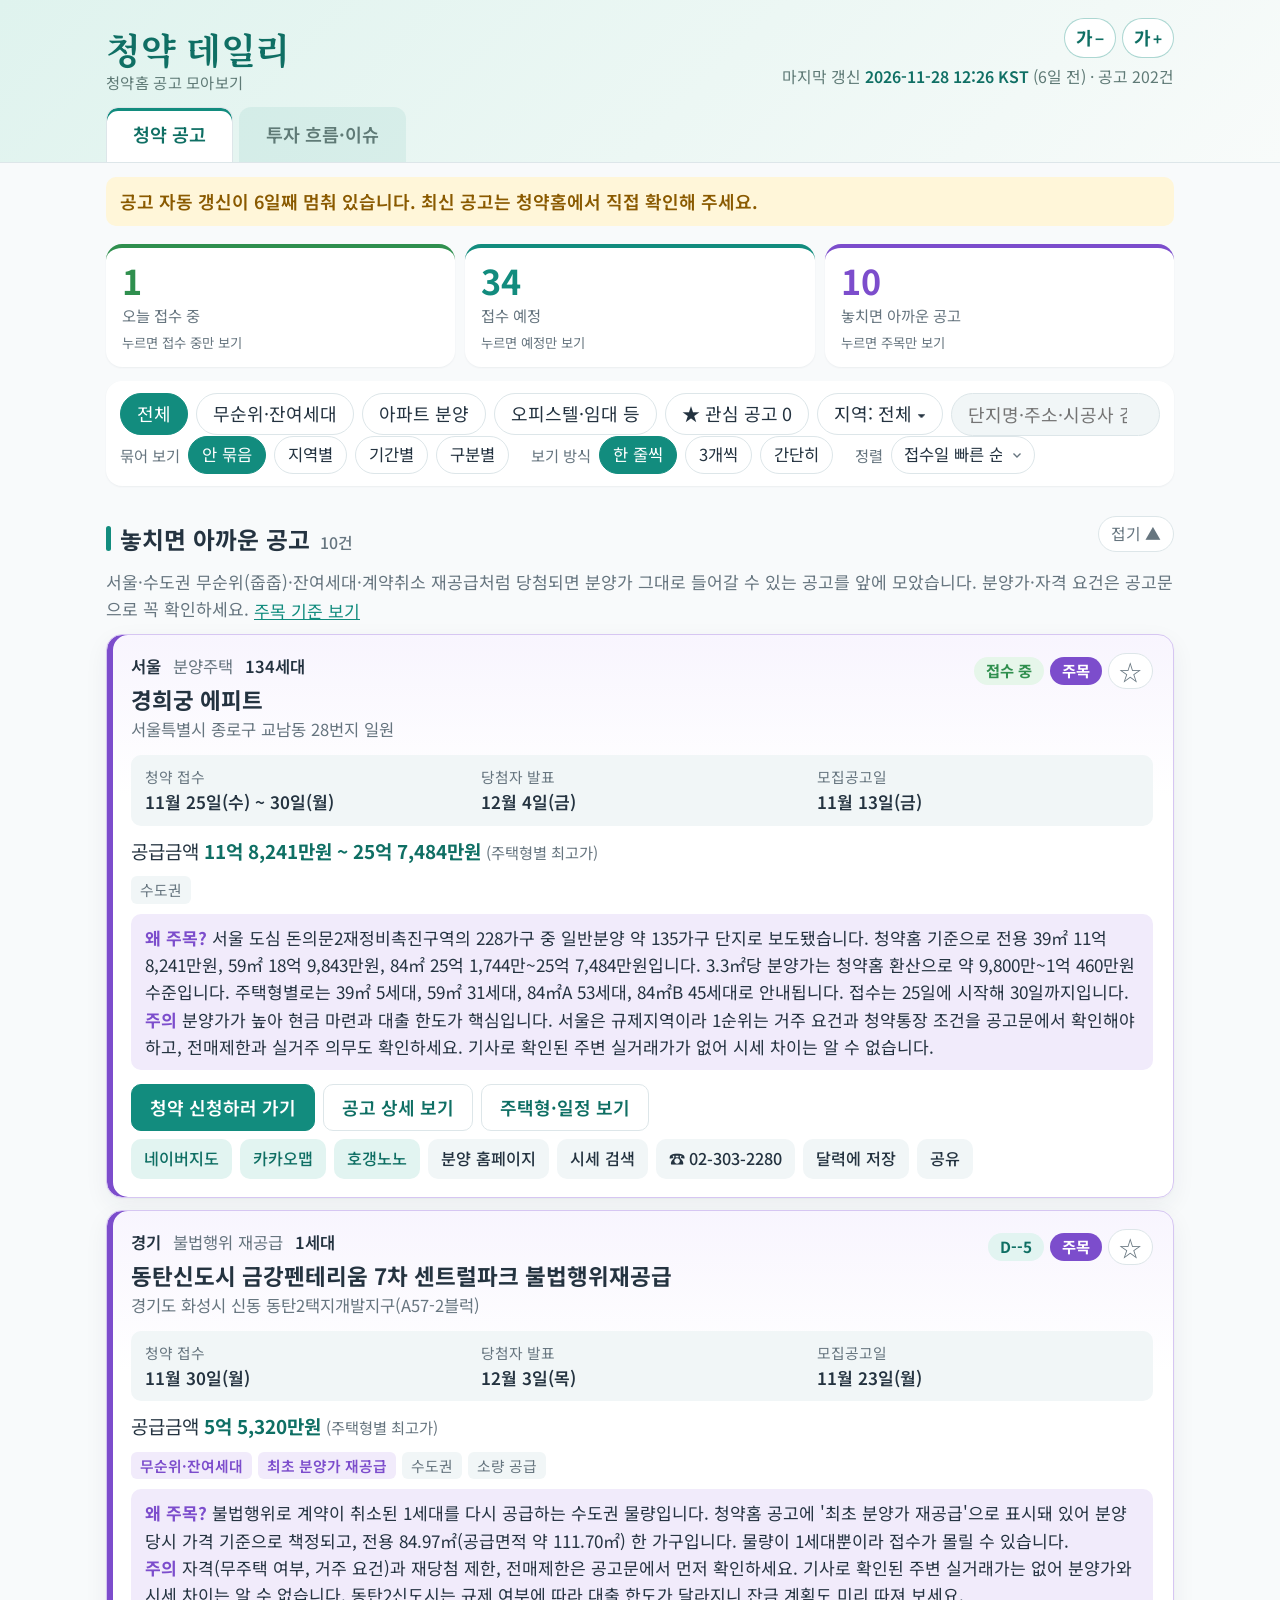
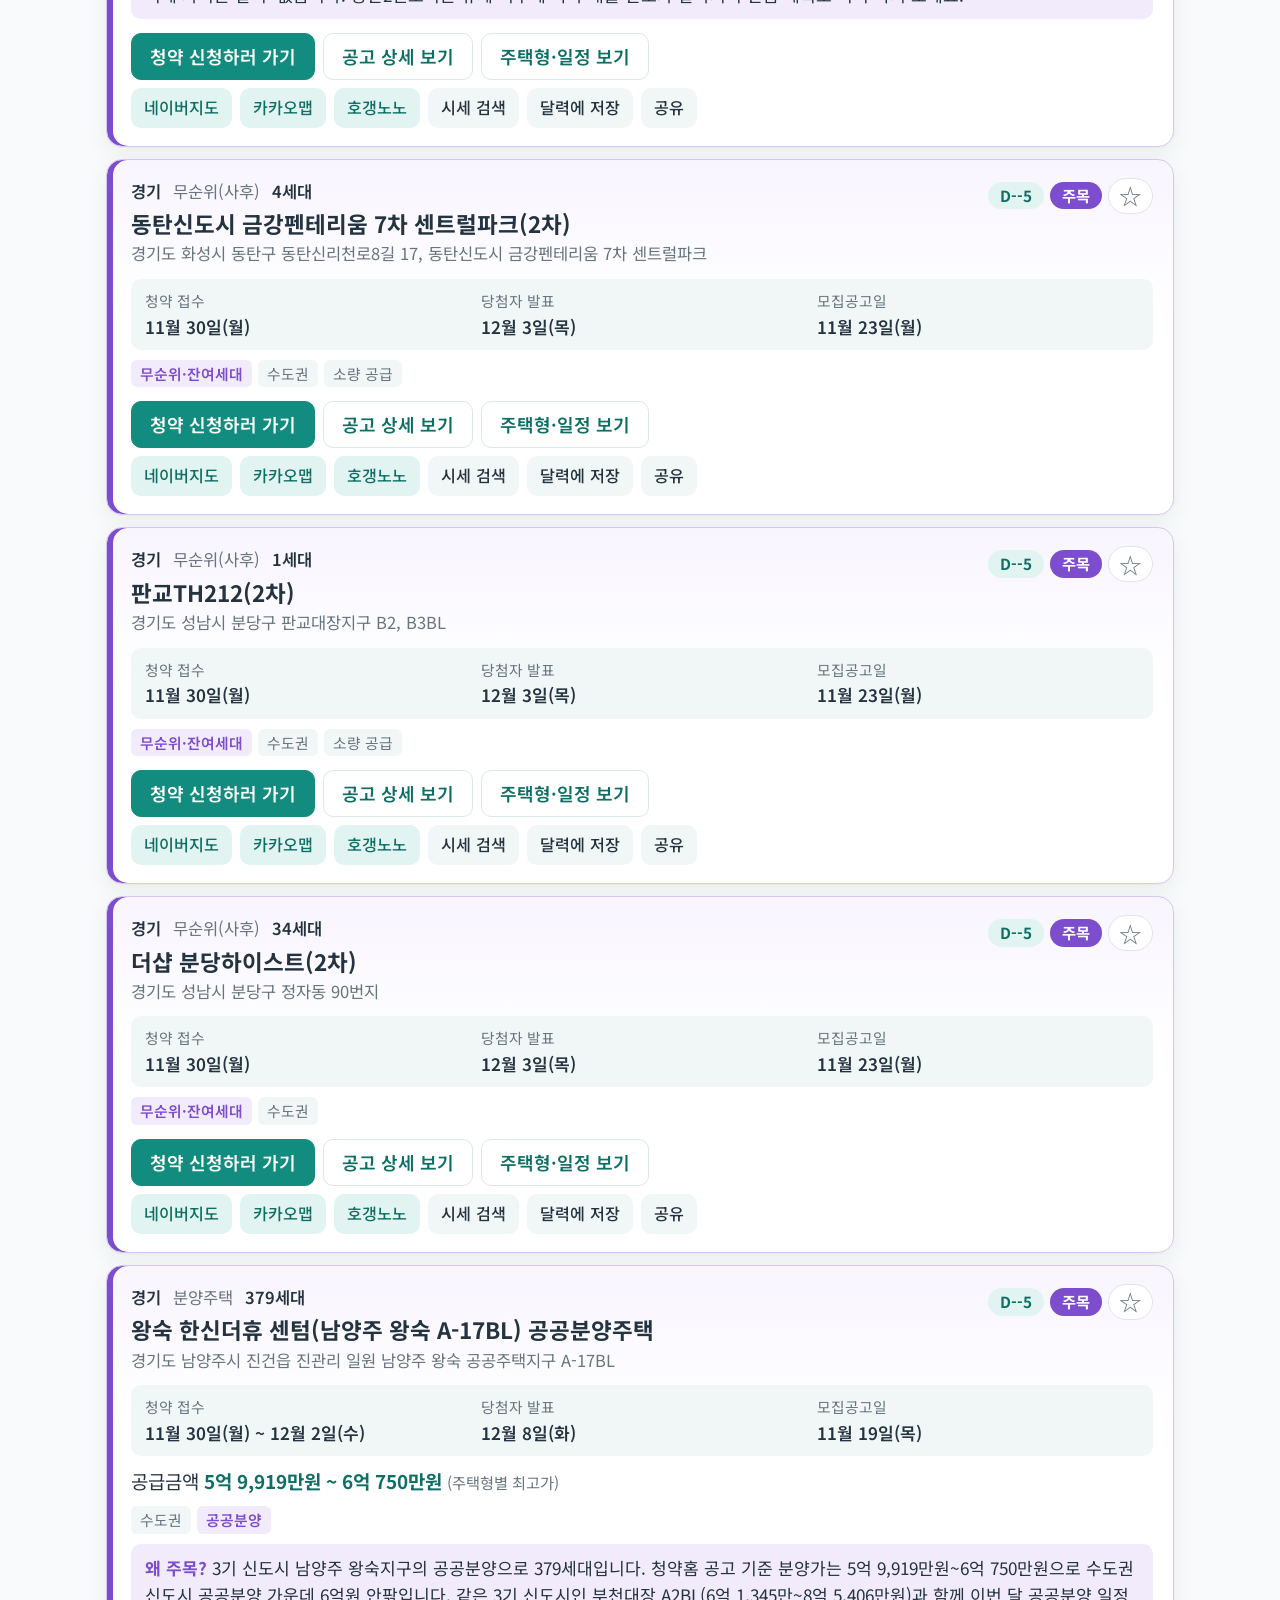
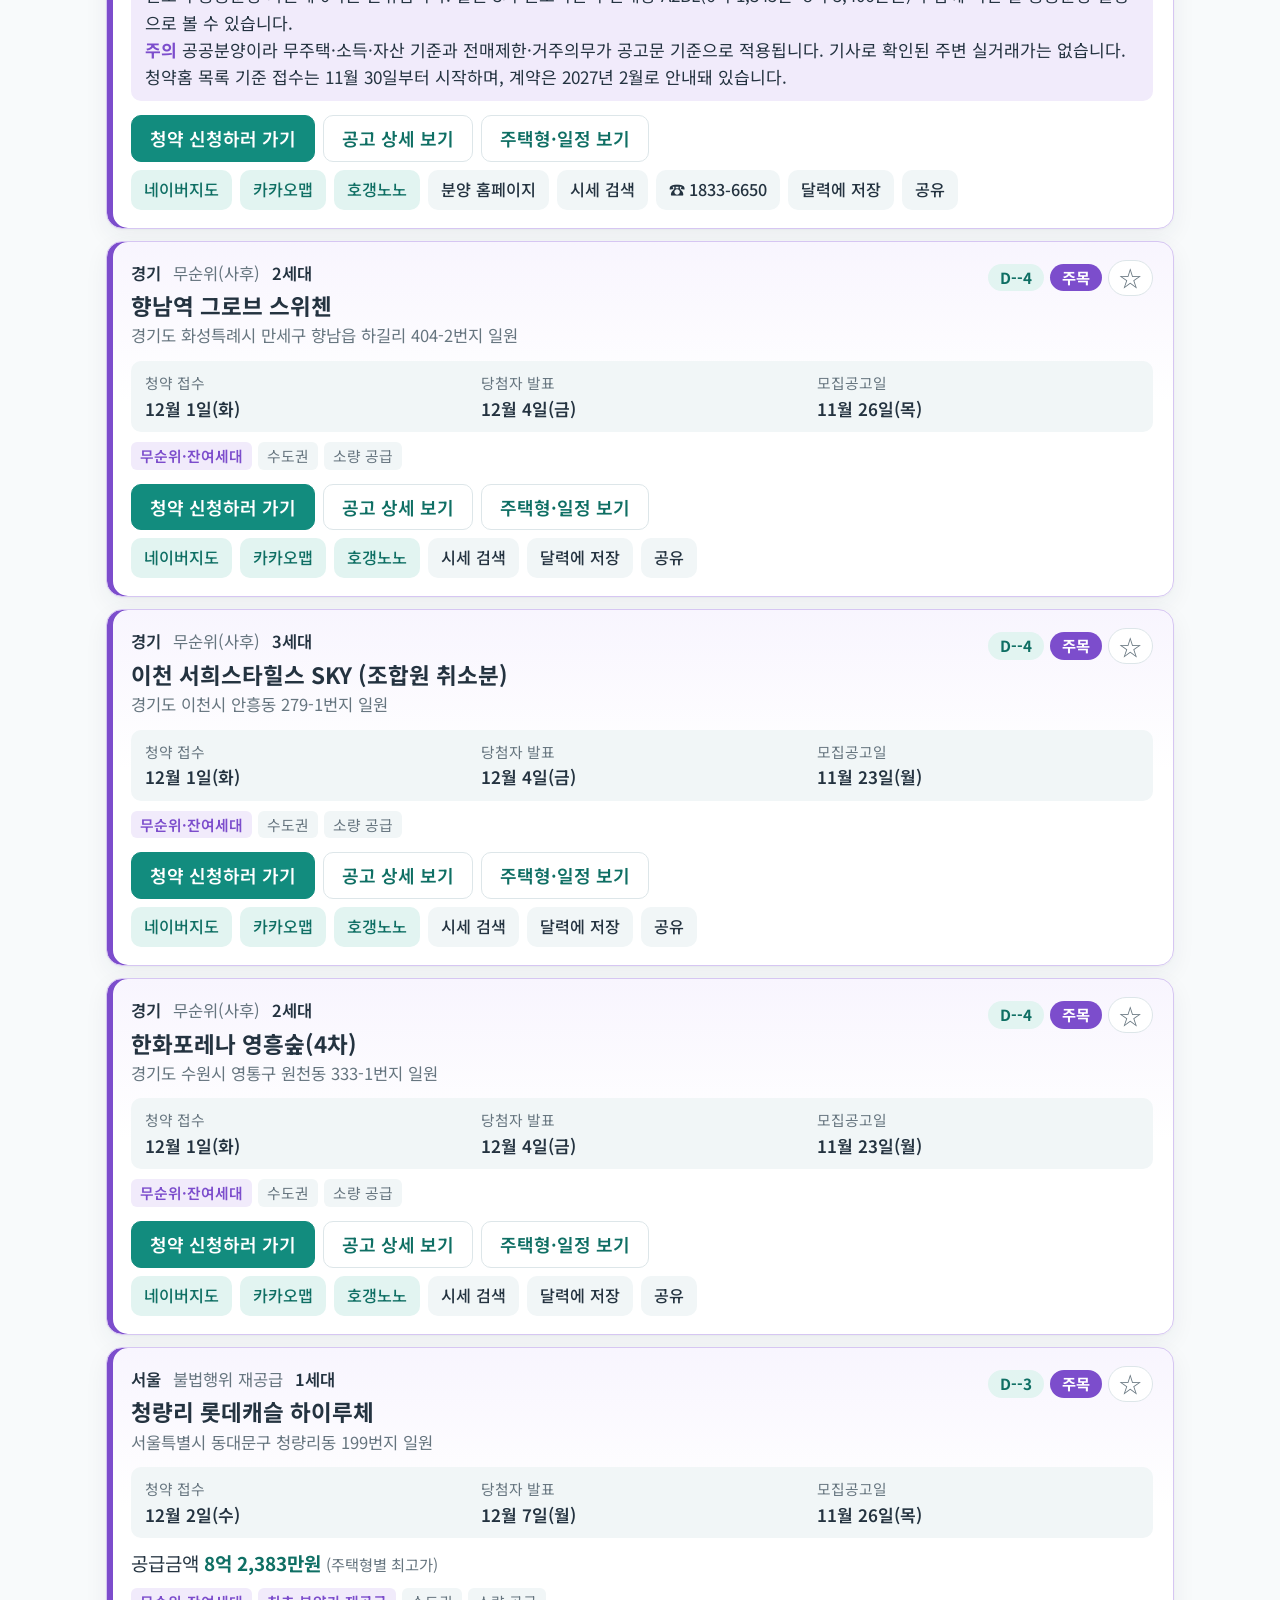
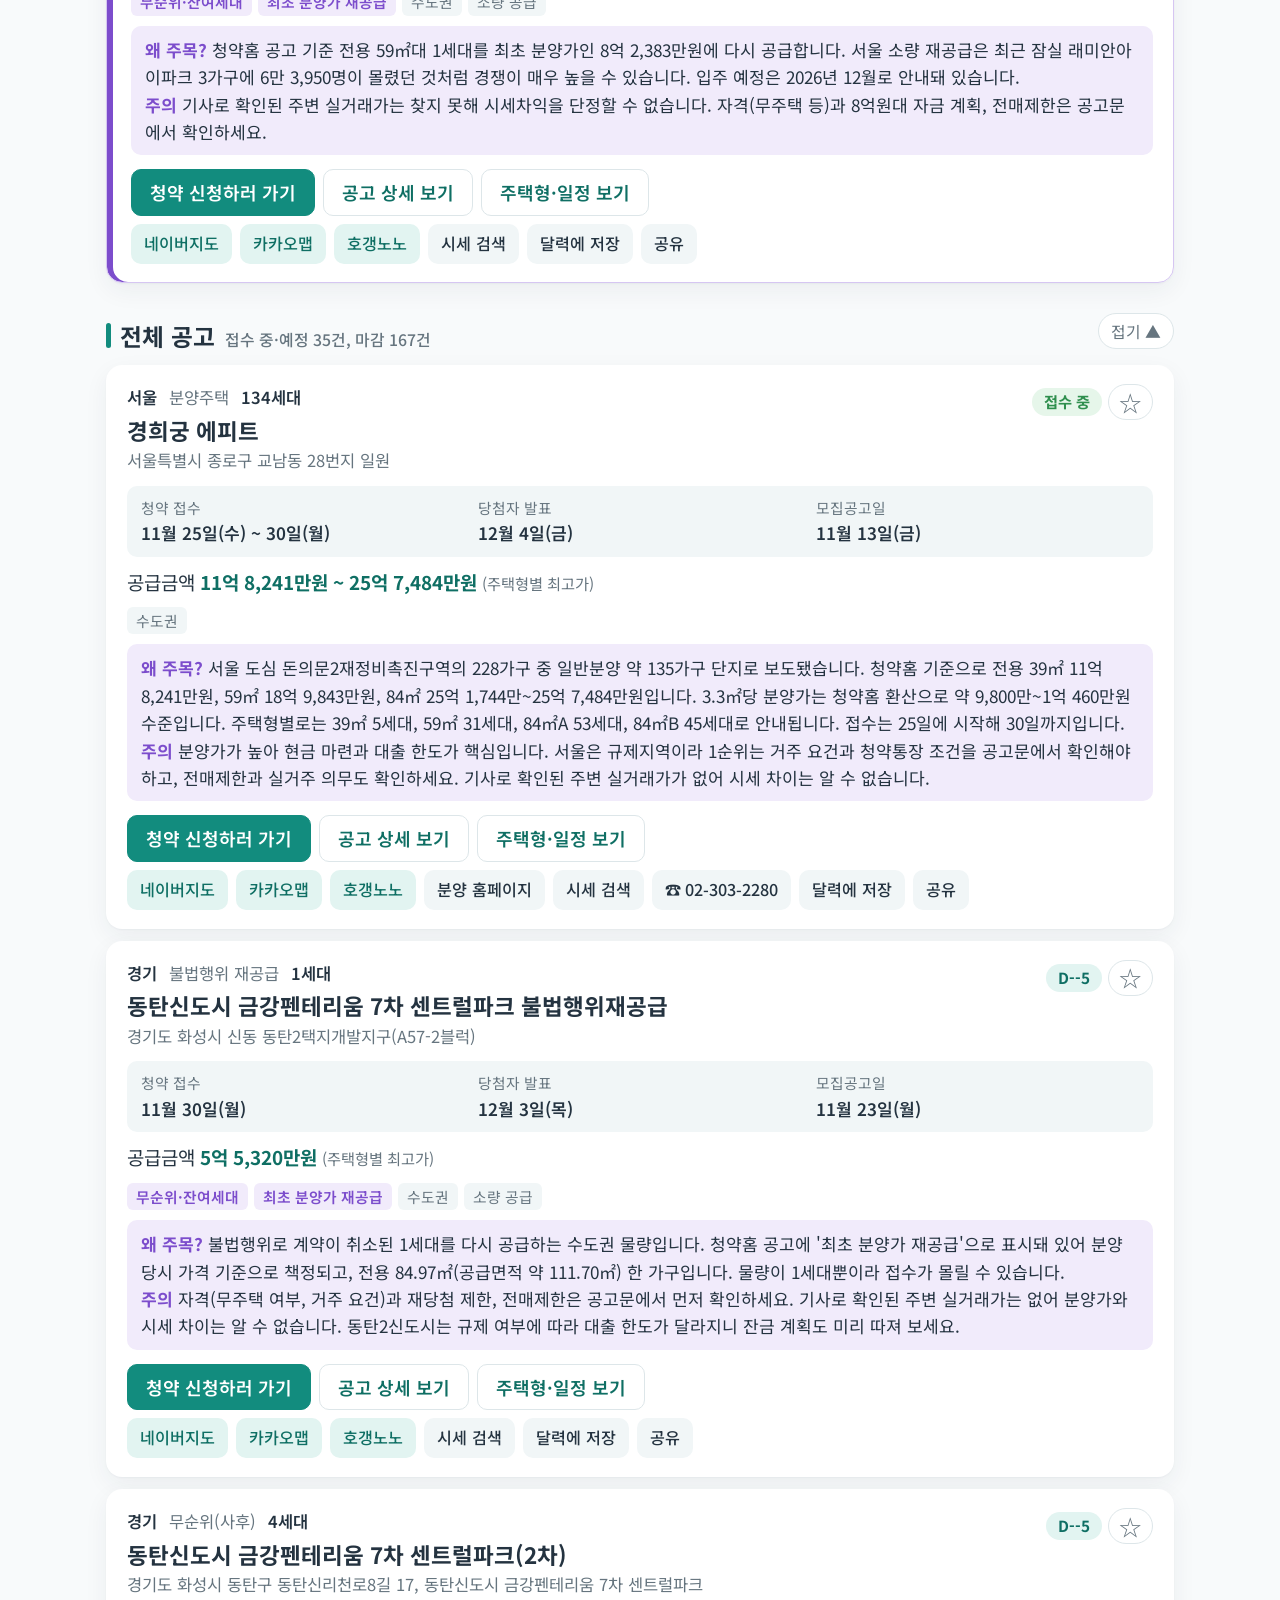
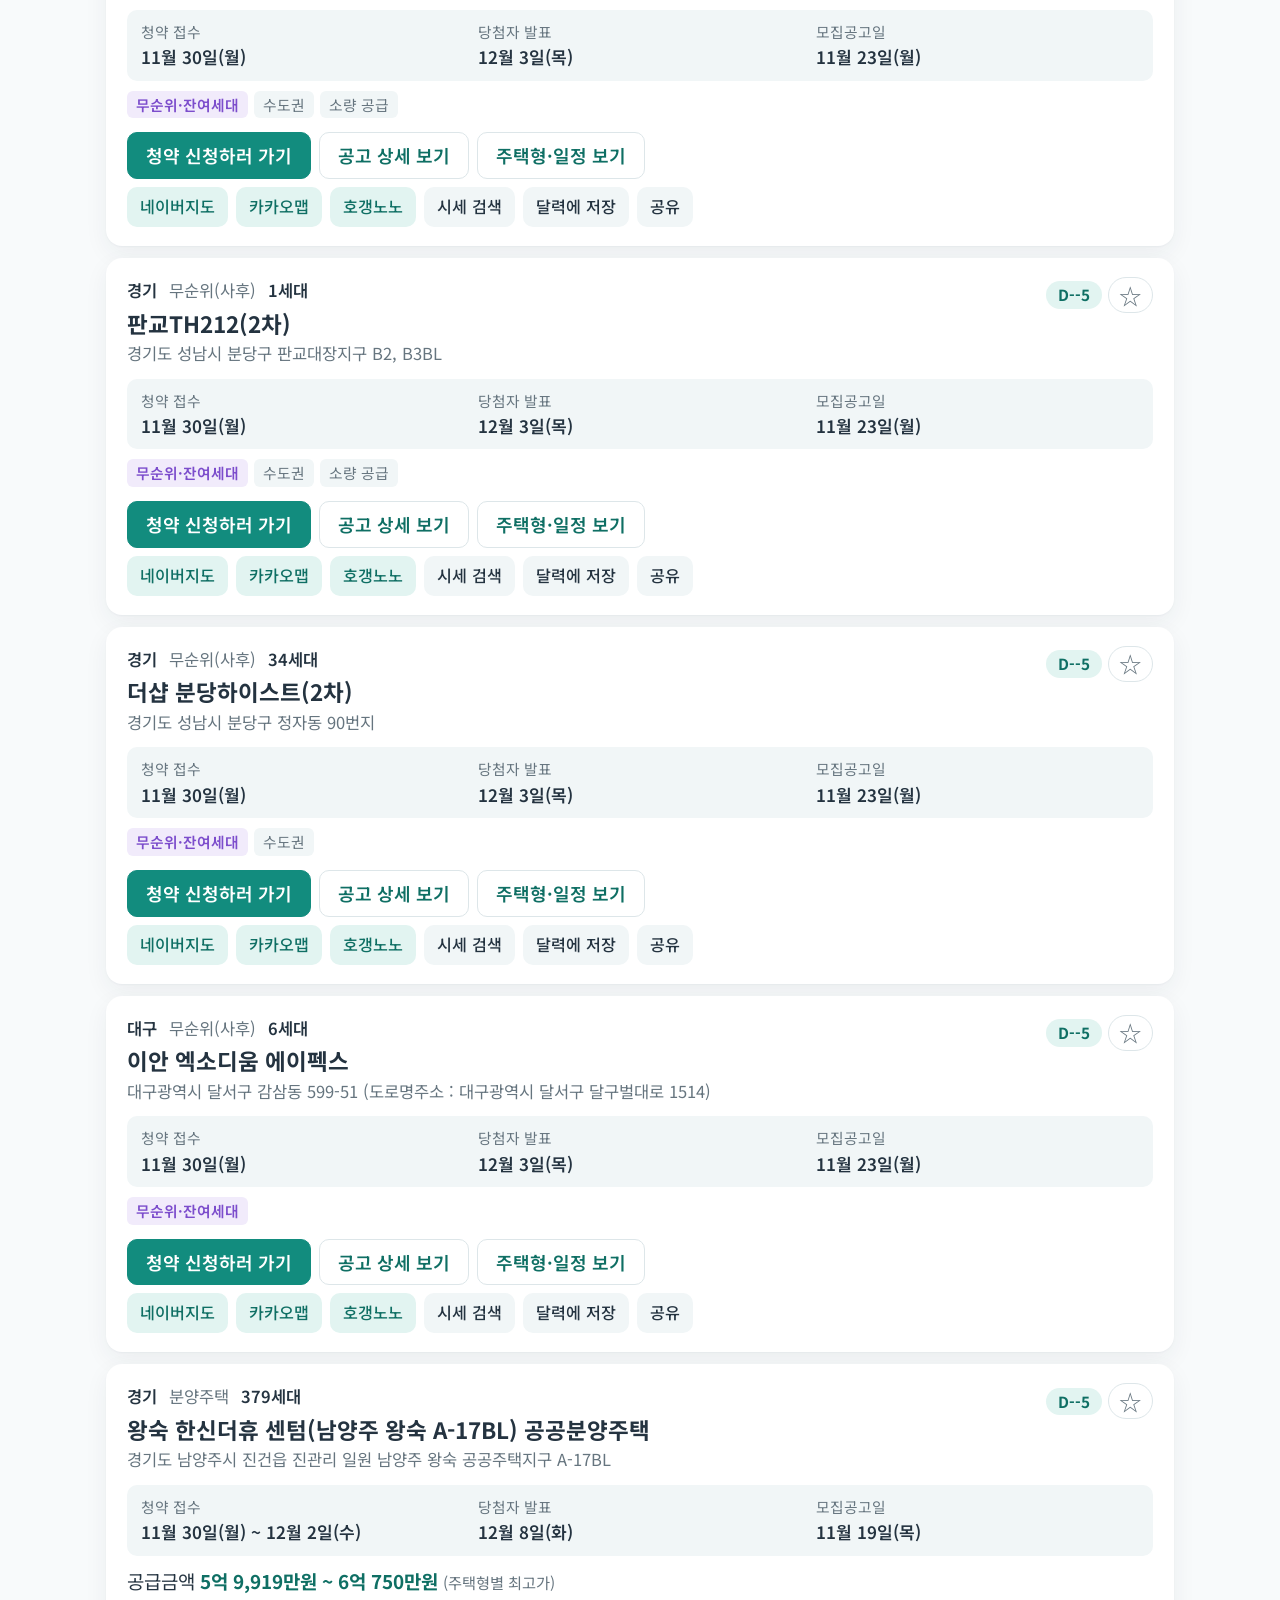
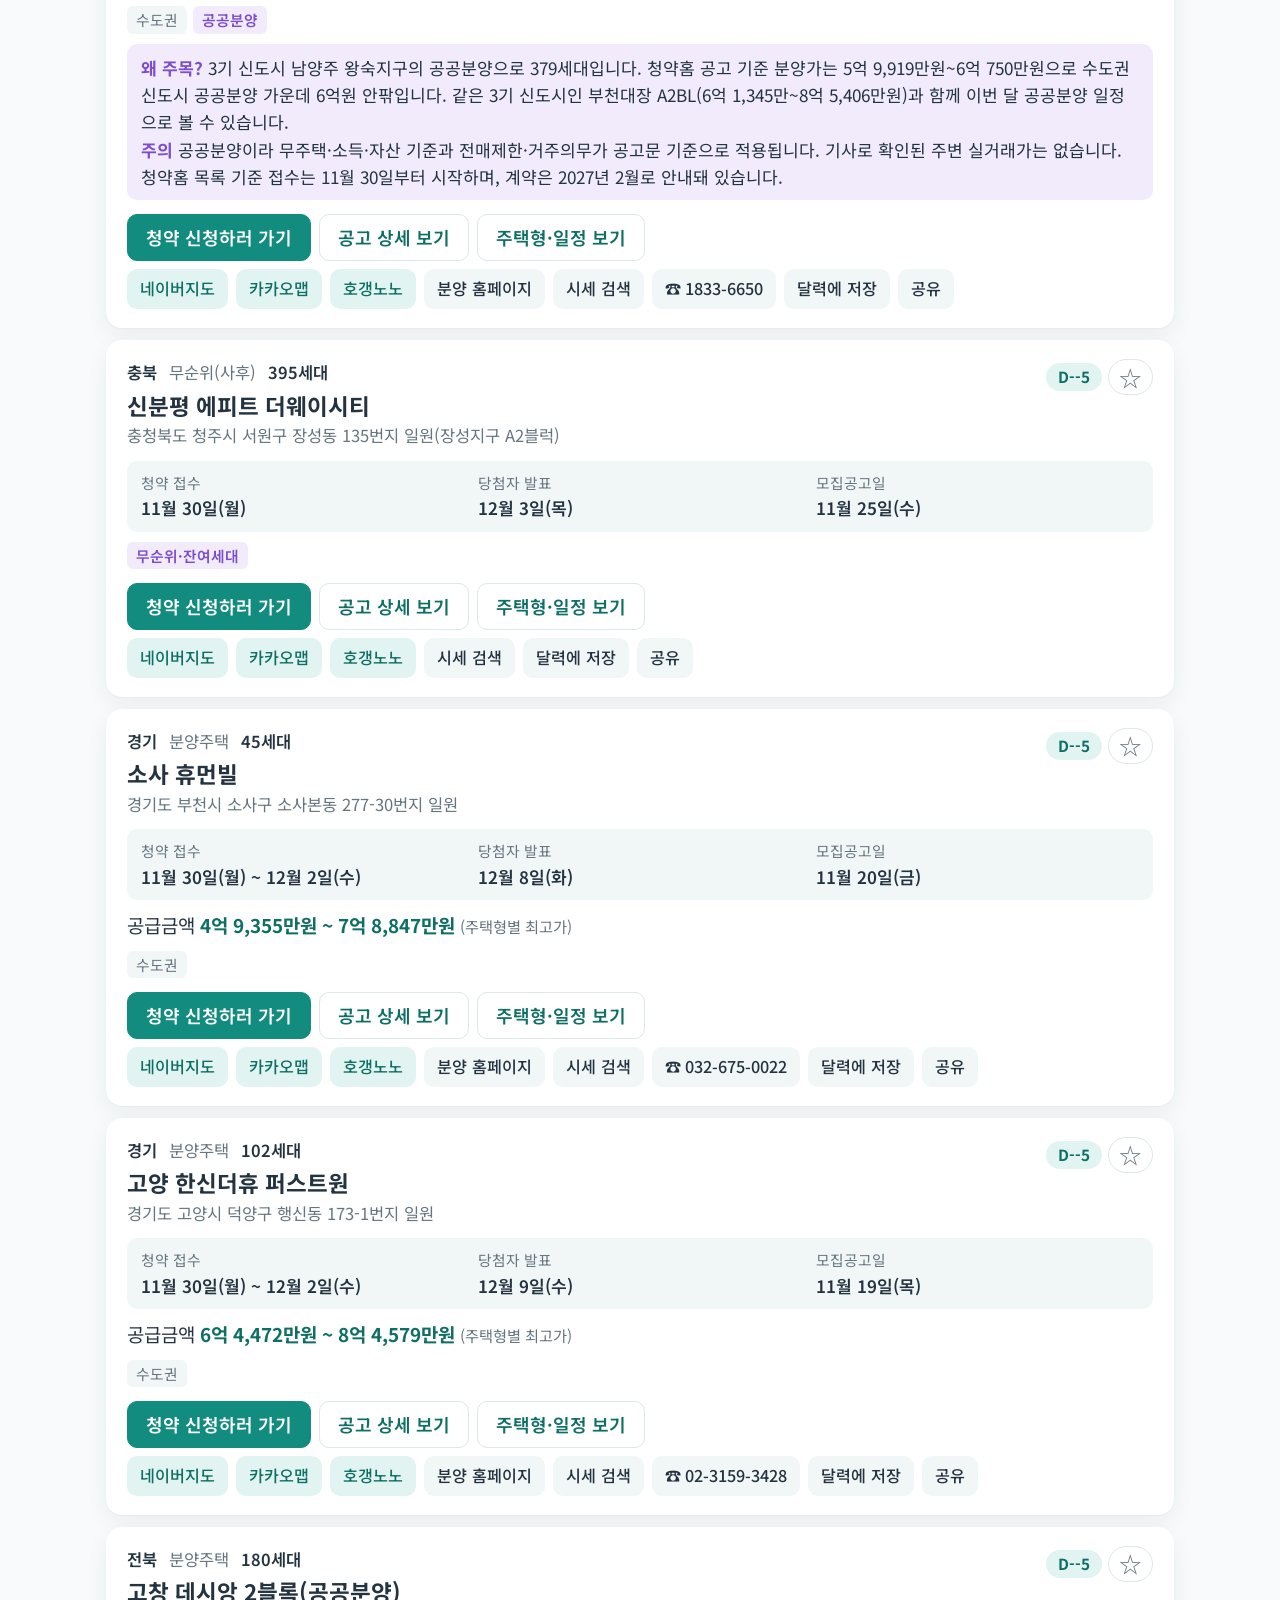
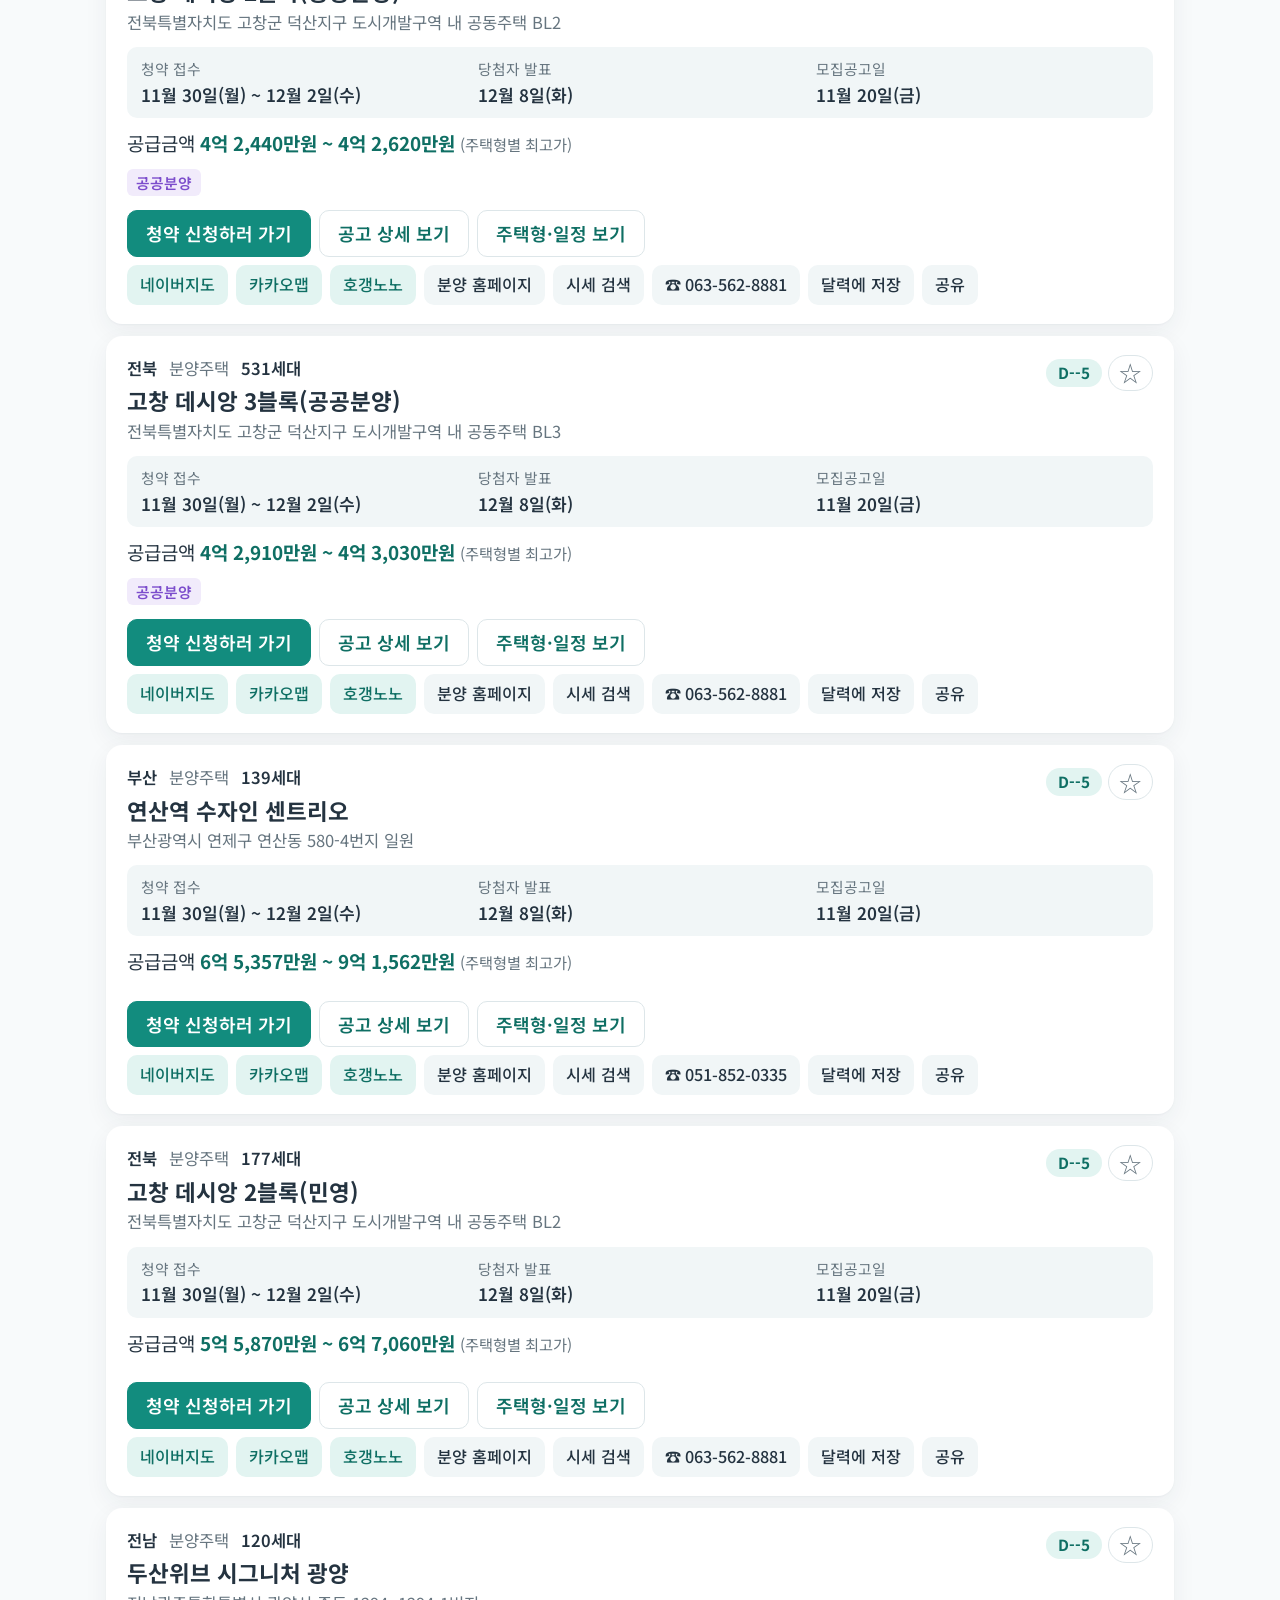
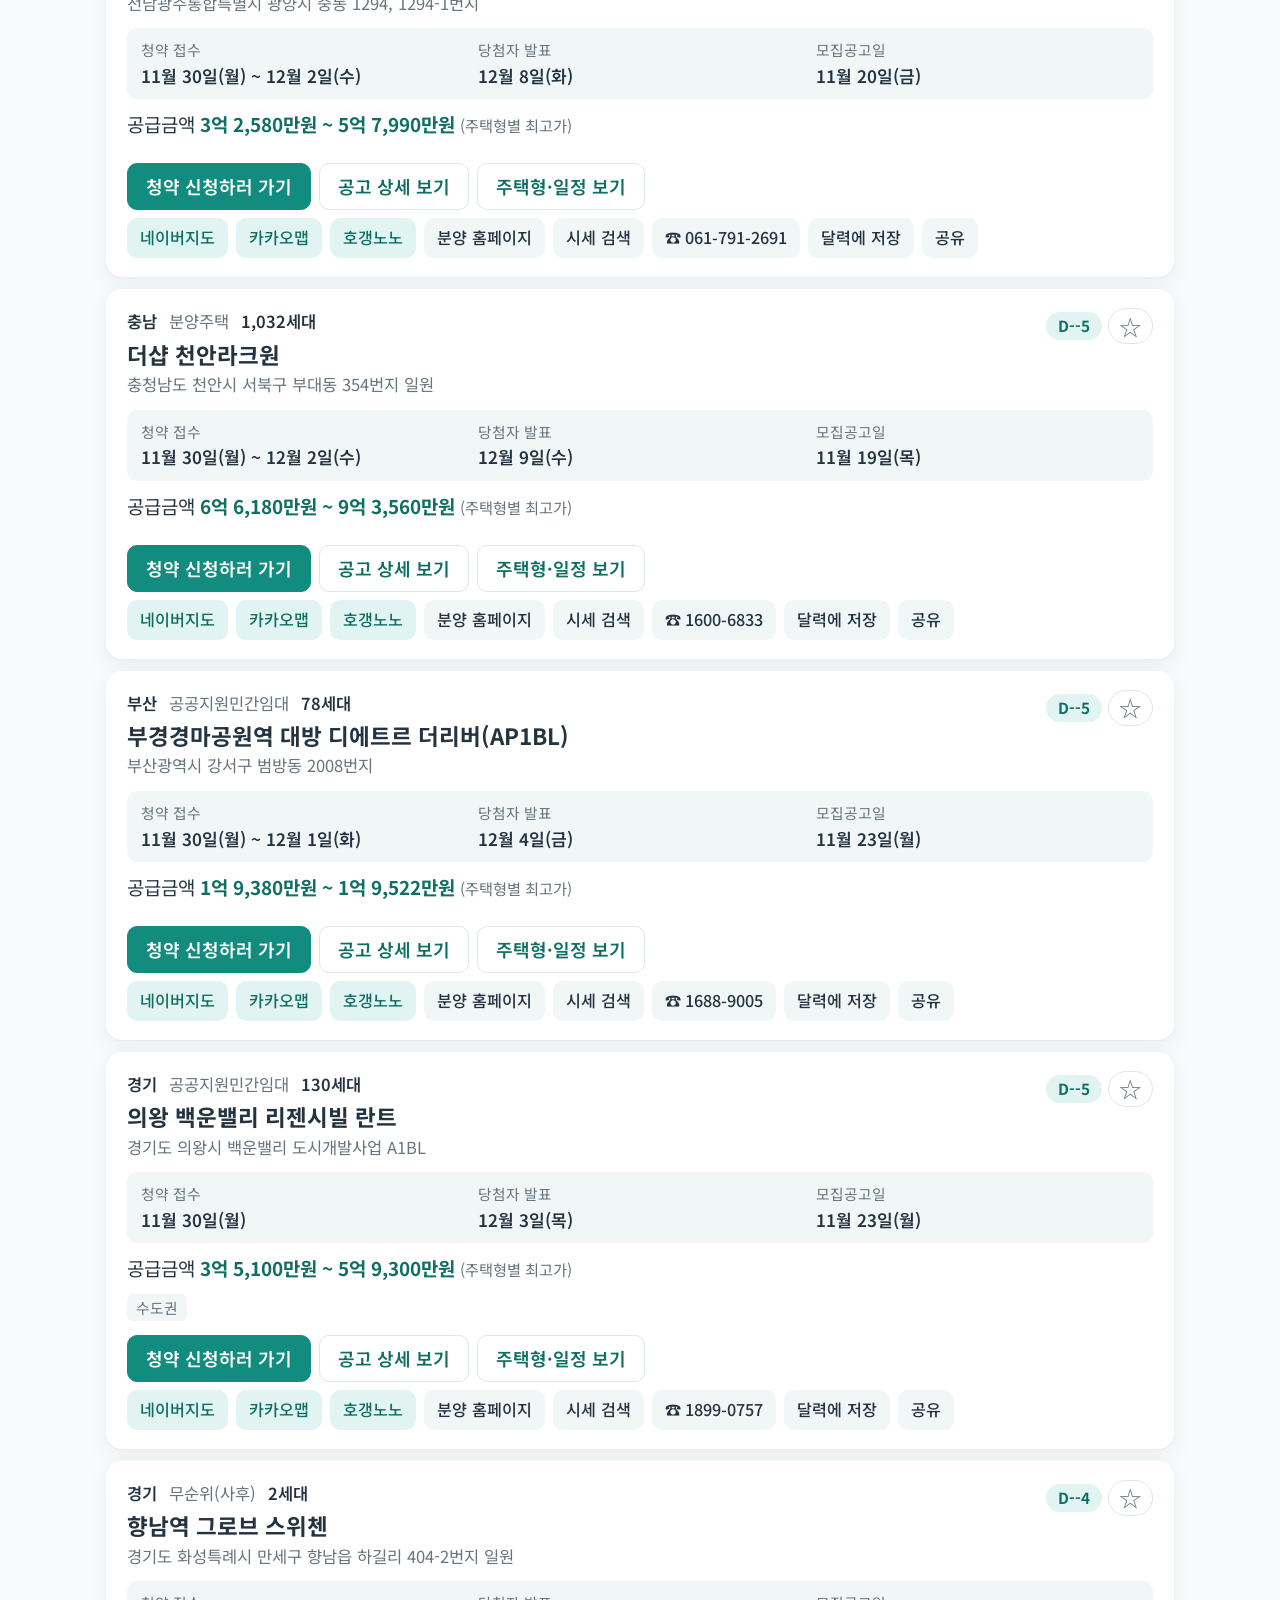
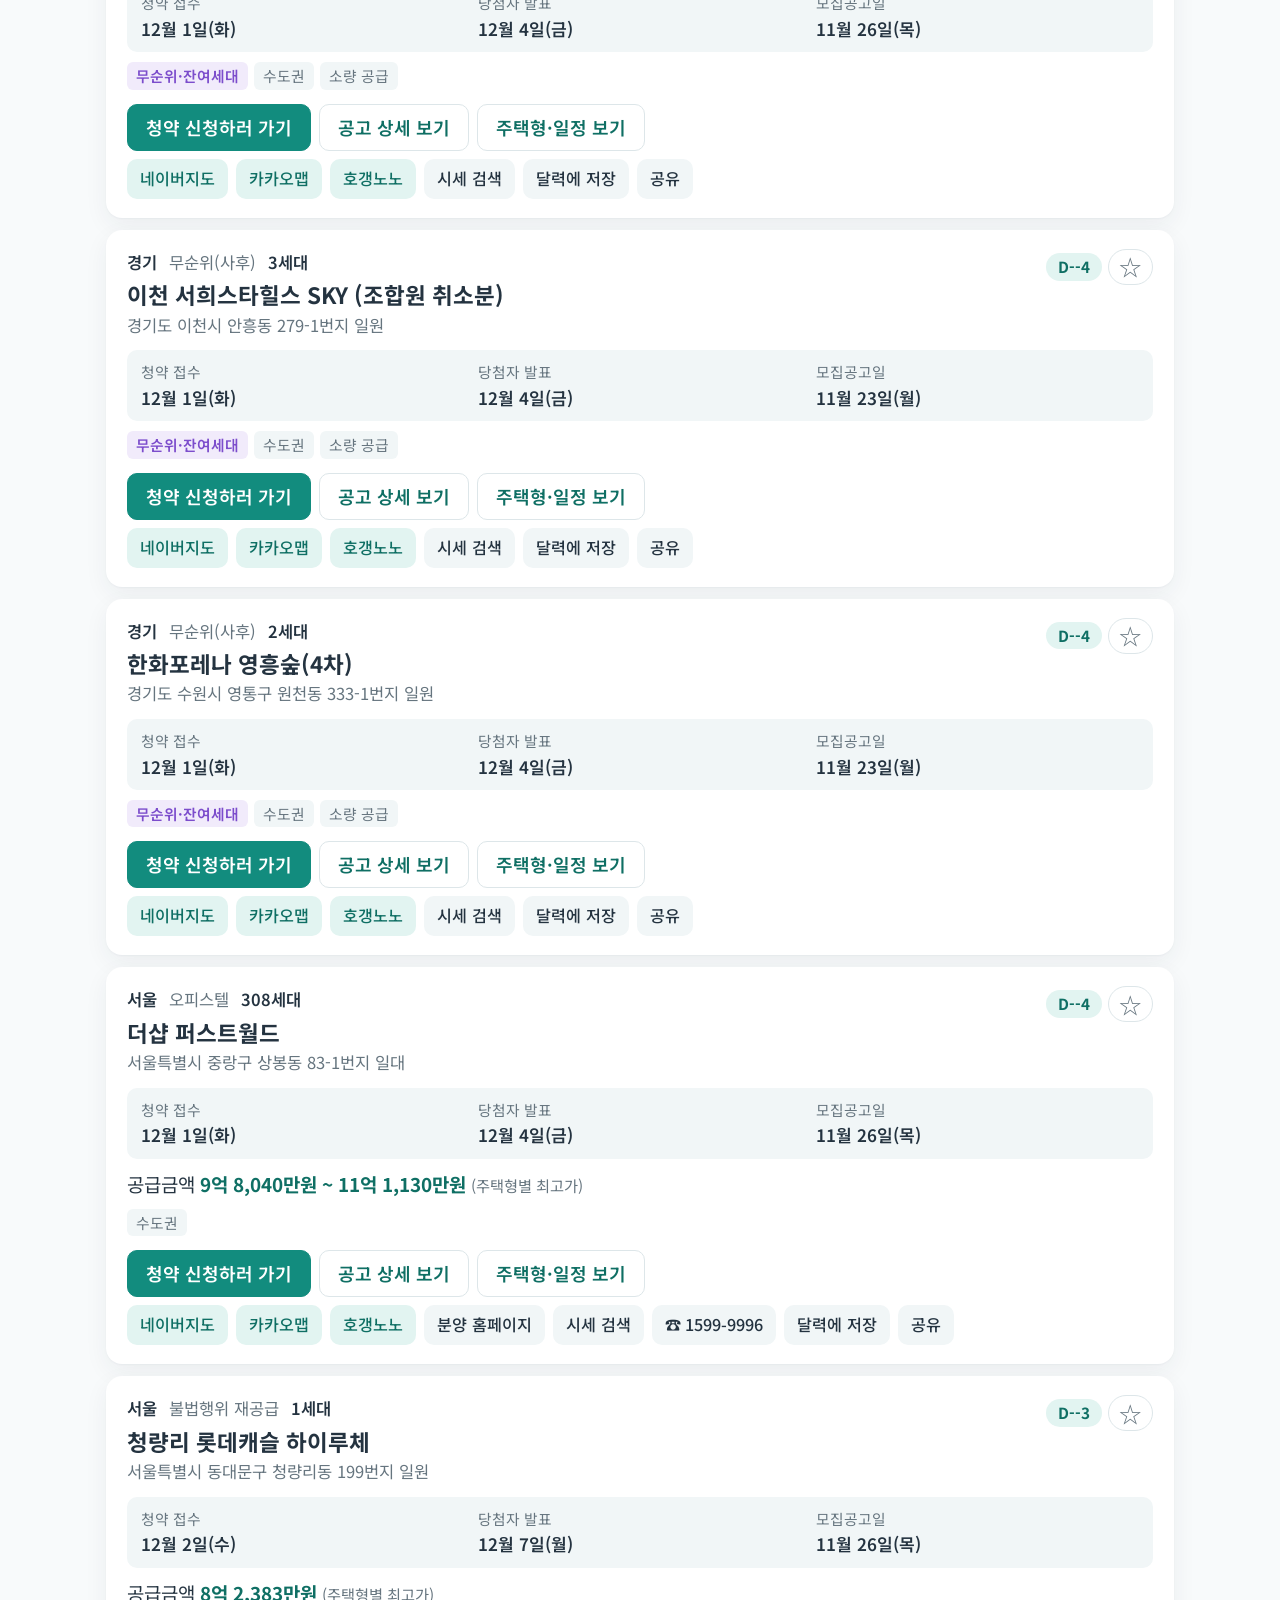
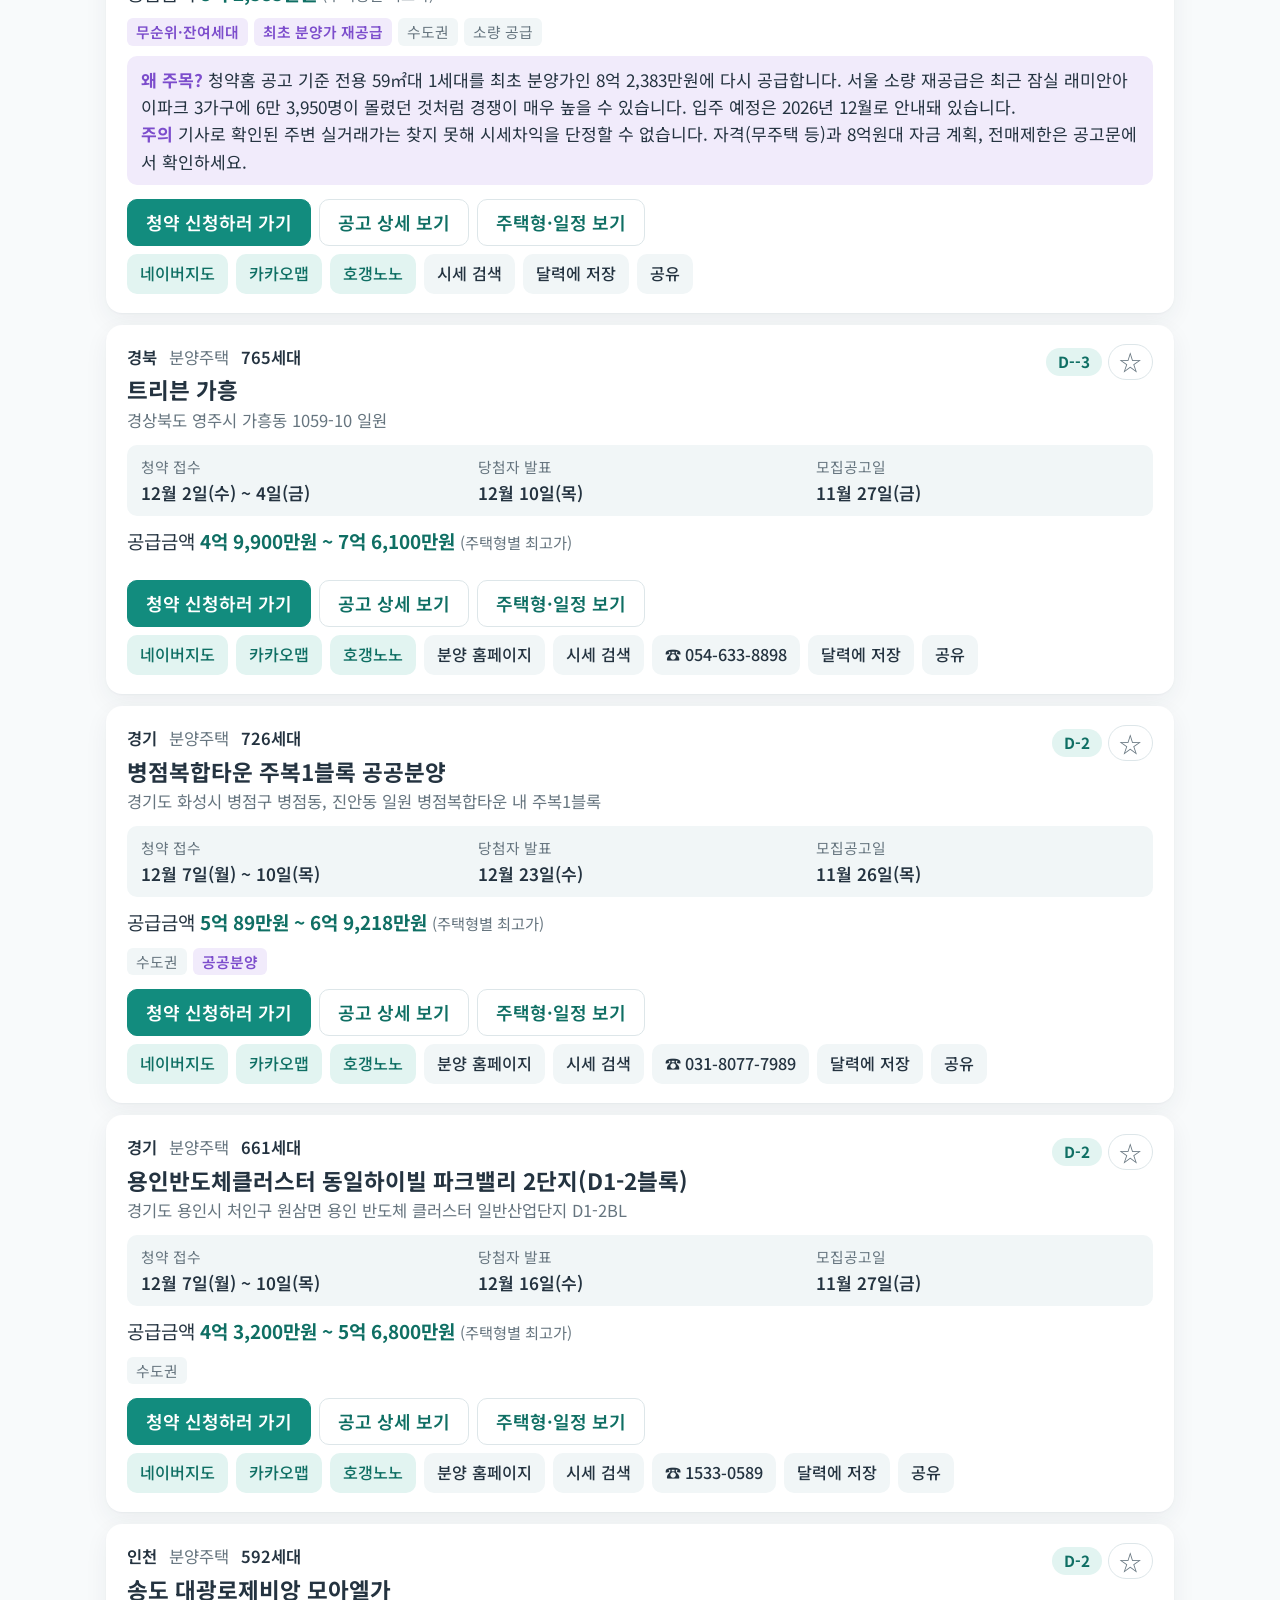
<file: index.html>
<!doctype html>
<html lang="ko">
<head>
<meta charset="utf-8">
<meta name="viewport" content="width=device-width, initial-scale=1, viewport-fit=cover">
<meta name="theme-color" content="#e4f5f1">
<link rel="icon" href="data:image/svg+xml,%3Csvg xmlns=%27http://www.w3.org/2000/svg%27 viewBox=%270 0 64 64%27%3E%3Crect width=%2764%27 height=%2764%27 rx=%2714%27 fill=%27%23128c7e%27/%3E%3Cpath d=%27M14 34 L32 18 L50 34 V50 H38 V40 H26 V50 H14 Z%27 fill=%27%23fff%27/%3E%3C/svg%3E">
<title>청약 데일리</title>
<meta name="description" content="청약홈 분양·무순위 공고를 매일 모아 보여주는 페이지">
<link rel="preconnect" href="https://fonts.googleapis.com">
<link rel="stylesheet" href="https://fonts.googleapis.com/css2?family=Noto+Sans+KR:wght@400;600;700&family=Noto+Serif+KR:wght@700&display=swap">
<link rel="stylesheet" href="assets/style.css">
</head>
<body>
<header class="masthead">
  <div class="wrap">
    <div class="brand">
      <h1>청약 데일리<small>청약홈 공고 모아보기</small></h1>
      <div class="brand-right">
        <div class="fontsize" role="group" aria-label="글자 크기">
          <button type="button" id="font-down" aria-label="글자 작게">가<span>−</span></button>
          <button type="button" id="font-up" aria-label="글자 크게">가<span>+</span></button>
        </div>
        <div class="updated" id="updated">불러오는 중…</div>
      </div>
    </div>
    <nav class="tabs">
      <a class="on" href="index.html" aria-current="page">청약 공고</a>
      <a href="trends.html">투자 흐름·이슈</a>
    </nav>
  </div>
</header>

<main class="wrap">
  <div class="stale" id="stale" hidden></div>
  <div class="stats" id="stats">
    <button type="button" class="stat good" data-status="open"><div class="n" id="st-open">–</div><div class="l">오늘 접수 중</div><div class="hint">누르면 접수 중만 보기</div></button>
    <button type="button" class="stat" data-status="upcoming"><div class="n" id="st-up">–</div><div class="l">접수 예정</div><div class="hint">누르면 예정만 보기</div></button>
    <button type="button" class="stat hot" data-status="hot"><div class="n" id="st-hot">–</div><div class="l">놓치면 아까운 공고</div><div class="hint">누르면 주목만 보기</div></button>
  </div>

  <div class="toolbar">
    <div class="row" role="group" aria-label="구분">
      <button class="chip" data-cat="all">전체</button>
      <button class="chip" data-cat="remainder">무순위·잔여세대</button>
      <button class="chip" data-cat="apt">아파트 분양</button>
      <button class="chip" data-cat="other">오피스텔·임대 등</button>
      <button class="chip fav-chip" id="fav-chip" type="button">★ 관심 공고 <span id="fav-count">0</span></button>
      <button class="chip" id="region-btn" type="button" aria-expanded="false" aria-controls="region-panel">지역: 전체 ▾</button>
      <input id="q" type="search" placeholder="단지명·주소·시공사 검색" autocomplete="off">
    </div>
    <div class="region-panel" id="region-panel" hidden>
      <div class="region-head"><b>지역을 여러 개 고를 수 있어요</b><span><button class="chip small" id="region-clear" type="button">전체 해제</button><button class="chip small" id="region-capital" type="button">수도권만</button><button class="chip small" id="region-close" type="button">닫기</button></span></div>
      <div class="region-grid" id="region-grid"></div>
    </div>
    <div class="row row-opts">
      <div class="seg"><span class="seg-label">묶어 보기</span>
<span class="chips"><button class="chip small" data-group="none">안 묶음</button>
        <button class="chip small" data-group="region">지역별</button>
        <button class="chip small" data-group="period">기간별</button>
        <button class="chip small" data-group="cat">구분별</button></span>
      </div>
      <div class="seg"><span class="seg-label">보기 방식</span>
<span class="chips"><button class="chip small" data-view="one">한 줄씩</button>
        <button class="chip small" data-view="grid">3개씩</button>
        <button class="chip small" data-view="compact">간단히</button></span>
      </div>
      <div class="seg"><span class="seg-label">정렬</span>
<span class="chips"><select id="sort" class="small">
          <option value="date">접수일 빠른 순</option>
          <option value="deadline">마감 임박 순</option>
          <option value="price_asc">분양가 낮은 순</option>
          <option value="price_desc">분양가 높은 순</option>
          <option value="units">세대수 많은 순</option>
          <option value="score">주목도 순</option>
        </select></span>
      </div>
    </div>
  </div>
  <div class="applied" id="applied" hidden><span id="applied-text"></span><button class="chip small" id="reset" type="button">조건 모두 지우기</button></div>

  <details class="sec" id="sec-hot" open>
    <summary><h2 id="hot-title">놓치면 아까운 공고 <span class="count" id="hot-count"></span></h2><span class="fold" aria-hidden="true"></span></summary>
    <p class="lead">서울·수도권 무순위(줍줍)·잔여세대·계약취소 재공급처럼 당첨되면 분양가 그대로 들어갈 수 있는 공고를 앞에 모았습니다. 분양가·자격 요건은 공고문으로 꼭 확인하세요. <button type="button" class="linkbtn" id="crit-btn">주목 기준 보기</button></p>
    <div class="crit" id="crit" hidden>
      <b>이렇게 고릅니다.</b> 무순위·잔여세대(+30점), 계약취소·불법행위 재공급(+10), 서울(+30)·경기·인천(+20)·광역시(+10), 공공분양(+10), 5세대 이하 소량(+5), 임대(−20), 오피스텔 등(−10). 50점 이상이거나, 매일 아침 투자 흐름 편집에서 따로 고른 단지가 여기에 올라옵니다. 점수는 참고용이며 투자 권유가 아닙니다.
    </div>
    <div id="hot"><div class="empty">공고를 불러오는 중입니다…</div></div>
  </details>

  <details class="sec" id="sec-all" open>
    <summary><h2>전체 공고 <span class="count" id="all-count"></span></h2><span class="fold" aria-hidden="true"></span></summary>
    <div id="list"><div class="empty">공고를 불러오는 중입니다…</div></div>
    <button class="btn toggle-closed" id="toggle-closed" hidden></button>
    <div id="closed-list" hidden></div>
  </details>

  <section class="links">
    <h2>자주 쓰는 사이트</h2>
    <div class="linkgrid">
      <a href="https://www.applyhome.co.kr" target="_blank" rel="noopener"><b>청약홈</b><span>청약 신청·당첨 조회·청약통장 확인</span></a>
      <a href="https://www.applyhome.co.kr/ai/aib/selectSubscrptCalenderView.do" target="_blank" rel="noopener"><b>청약 캘린더</b><span>이달 청약 일정을 달력으로</span></a>
      <a href="https://www.applyhome.co.kr/ap/apg/selectAddpntCalculatorView.do" target="_blank" rel="noopener"><b>청약 가점 계산기</b><span>내 가점을 미리 계산</span></a>
      <a href="https://rt.molit.go.kr" target="_blank" rel="noopener"><b>국토부 실거래가</b><span>주변 아파트 실제 거래 가격</span></a>
      <a href="https://apply.lh.or.kr" target="_blank" rel="noopener"><b>LH 청약플러스</b><span>공공분양·3기 신도시·신혼희망타운</span></a>
      <a href="https://www.applyhome.co.kr/ar/ara/selectSubscrptIntroRemndrHshldView.do" target="_blank" rel="noopener"><b>무순위·잔여세대 안내</b><span>줍줍 자격·절차 공식 설명</span></a>
    </div>
  </section>

  <p class="note">자료 출처: 한국부동산원 <a href="https://www.applyhome.co.kr" target="_blank" rel="noopener">청약홈</a>. 하루 두 번(아침·저녁) 자동으로 새 공고를 가져옵니다. 공급금액은 주택형별 최고가 기준이며, 실제 자격·일정·금액은 반드시 입주자모집공고문을 확인하세요. 이 페이지는 투자 권유가 아닙니다.</p>
  <p class="credit">made by Youmin Park</p>
</main>
<button class="totop" id="totop" type="button" aria-label="맨 위로">↑ 맨 위로</button>
<div class="toast" id="toast" role="status" aria-live="polite"></div>

<script src="assets/common.js"></script>
<script>
const CAT_LABEL = { apt: "아파트 분양", remainder: "무순위·잔여세대", other: "오피스텔·임대 등" };
const REGION_ORDER = ["서울", "경기", "인천", "세종", "부산", "대구", "대전", "광주", "울산"];
const SORT_LABEL = { date: "접수일 빠른 순", deadline: "마감 임박 순", price_asc: "분양가 낮은 순", price_desc: "분양가 높은 순", units: "세대수 많은 순", score: "주목도 순" };
let DATA = { items: [] }, PICKS = {};
let state = Object.assign({ cat: "all", regions: [], q: "", showClosed: false, group: "none", view: "one", status: "all", sort: "date", favOnly: false }, store("cy-filters") || {});
if (!Array.isArray(state.regions)) state.regions = [];
let FAVS = new Set(store("cy-favs") || []);
let fontStep = store("cy-font") || 0;

function applyFont() { document.documentElement.style.fontSize = (112.5 + fontStep * 12.5) + "%"; }
function toast(msg) { const t = document.getElementById("toast"); t.textContent = msg; t.classList.add("show"); clearTimeout(toast._t); toast._t = setTimeout(() => t.classList.remove("show"), 2200); }
function kindOf(it) { return it.supply_kind || it.sale_kind || it.house_kind || CAT_LABEL[it.category]; }
function statusPill(it) {
  if (it.status === "open") {
    const left = daysUntil(it.apply_end);
    return `<span class="pill open">접수 중${left === 0 ? " · 오늘 마감" : left > 0 ? " · " + left + "일 남음" : ""}</span>`;
  }
  if (it.status === "upcoming") {
    const d = daysUntil(it.apply_start);
    return `<span class="pill upcoming">${d === 0 ? "오늘 접수" : d === 1 ? "내일 접수" : "D-" + d}</span>`;
  }
  return `<span class="pill closed">접수 마감</span>`;
}
function unitsTable(it) {
  if (!it.units || !it.units.length) return "";
  const isApt = it.category !== "other";
  const rows = it.units.map(u => {
    const ex = isApt ? parseFloat(u.type) : u.area;
    const exTxt = ex ? ex.toFixed(1) + "㎡ (" + pyeong(ex) + "평)" : "-";
    const cnt = u.general != null ? `${u.general} / ${u.special} / <b>${u.total}</b>` : (u.total == null ? "-" : u.total);
    return `<tr><td>${esc(u.type)}</td><td>${exTxt}</td><td>${cnt}</td><td>${u.price ? fmtMan(u.price) : "-"}</td><td>${u.price_per_pyeong ? u.price_per_pyeong.toLocaleString("ko-KR") + "만" : "-"}</td></tr>`;
  }).join("");
  return `<div class="tbl-wrap"><table class="units"><thead><tr><th>주택형</th><th>전용면적</th><th>${isApt ? "일반 / 특별 / 계" : "세대수"}</th><th>공급금액(최고)</th><th>전용 평당</th></tr></thead><tbody>${rows}</tbody></table></div>`;
}
function schedList(it) {
  const li = (it.schedule || []).map(s => `<li><span>${esc(s.label)}</span>${esc(s.dates.join(" · "))}</li>`);
  if (it.announce_date) li.push(`<li><span>당첨자 발표</span>${fmtDate(it.announce_date)}</li>`);
  if (it.contract_period) li.push(`<li><span>계약</span>${esc(it.contract_period)}</li>`);
  if (it.move_in) li.push(`<li><span>입주 예정</span>${esc(it.move_in)}</li>`);
  return li.length ? `<ul class="sched">${li.join("")}</ul>` : "";
}
function priceText(it) {
  if (!it.price_min) return "";
  return fmtMan(it.price_min) + (it.price_max && it.price_max !== it.price_min ? " ~ " + fmtMan(it.price_max) : "");
}
function icsFor(it) {
  const d8 = s => s.replace(/-/g, "");
  const nextDay = s => { const d = new Date(s); d.setDate(d.getDate() + 1); return d.toISOString().slice(0, 10).replace(/-/g, ""); };
  const ev = (uid, title, s, e, desc) => `BEGIN:VEVENT\r\nUID:${uid}@cheongyak-daily\r\nDTSTAMP:${d8(todayISO())}T000000Z\r\nDTSTART;VALUE=DATE:${d8(s)}\r\nDTEND;VALUE=DATE:${nextDay(e || s)}\r\nSUMMARY:${title}\r\nDESCRIPTION:${desc}\r\nURL:${it.detail_url}\r\nEND:VEVENT\r\n`;
  let body = "";
  if (it.apply_start) body += ev(it.pblancNo + "-a", `[청약 접수] ${it.name}`, it.apply_start, it.apply_end, `${it.region} ${kindOf(it)} · 청약홈에서 신청`);
  if (it.announce_date) body += ev(it.pblancNo + "-w", `[당첨자 발표] ${it.name}`, it.announce_date, null, "청약홈 당첨 조회");
  return "data:text/calendar;charset=utf-8," + encodeURIComponent(`BEGIN:VCALENDAR\r\nVERSION:2.0\r\nPRODID:-//cheongyak-daily//KR\r\n${body}END:VCALENDAR\r\n`);
}
function mapQuery(it) {
  let a = (it.address || "").replace(/\s*(외\s*\d+\s*필지|일원|일대|번지\s*일원|\(.*?\))/g, "").replace(/번지$/, "").trim();
  if (!a || a.length < 6) a = it.region + " " + it.name.replace(/\(.*?\)/g, "");
  return encodeURIComponent(a);
}
function aptQuery(it) { return encodeURIComponent(it.name.replace(/\(.*?\)/g, "").replace(/\s*(\d+차|\d+회차|본청약|공공분양|조합원 취소분|신혼희망타운)\s*/g, " ").trim()); }
function card(it, hot) {
  const pick = PICKS[it.pblancNo];
  const fav = FAVS.has(it.pblancNo);
  const tags = (it.tags || []).map(t => `<span class="tag ${/무순위|재공급|공공/.test(t) ? "hot" : ""}">${esc(t)}</span>`).join("");
  const pt = priceText(it);
  const price = pt ? `<div class="price">공급금액 <b>${pt}</b> <span class="muted">(주택형별 최고가)</span></div>` : "";
  const cnt = it.total_units ? `<b>${it.total_units.toLocaleString("ko-KR")}세대</b>` : "";
  const q = encodeURIComponent(it.name.replace(/\(.*?\)/g, "").trim() + " 시세");
  return `<article class="card ${hot ? "hot" : ""} ${it.status} ${fav ? "fav" : ""}" data-id="${esc(it.pblancNo)}">
    <div class="oneline" role="button" tabindex="0">
      ${statusPill(it)}
      <span class="nm">${fav ? "★ " : ""}${esc(it.name)}</span>
      <span class="sub">${esc(it.region)} · ${esc(kindOf(it))}${it.total_units ? " · " + it.total_units + "세대" : ""}</span>
      <span class="sub">${fmtRange(it.apply_start, it.apply_end)}</span>
      ${pt ? `<span class="pr">${pt}</span>` : ""}
    </div>
    <div class="card-top">
      <div style="min-width:0">
        <div class="meta"><span><b>${esc(it.region)}</b></span><span>${esc(kindOf(it))}</span>${cnt ? `<span>${cnt}</span>` : ""}</div>
        <h3>${esc(it.name)}</h3>
        <div class="meta"><span>${esc(it.address || "")}</span></div>
      </div>
      <div class="pills">${statusPill(it)}${hot ? '<span class="pill hot">주목</span>' : ""}<button type="button" class="star ${fav ? "on" : ""}" aria-pressed="${fav}" aria-label="관심 공고로 저장" title="관심 공고">${fav ? "★" : "☆"}</button></div>
    </div>
    <div class="dates">
      <div><span>청약 접수</span><b>${fmtRange(it.apply_start, it.apply_end)}</b></div>
      <div><span>당첨자 발표</span><b>${fmtDate(it.announce_date)}</b></div>
      <div><span>모집공고일</span><b>${fmtDate(it.notice_date)}</b></div>
    </div>
    ${price}
    <div class="tags">${tags}</div>
    ${pick ? `<div class="why"><b>왜 주목?</b> ${esc(pick.why)}${pick.caution ? ` <br><b>주의</b> ${esc(pick.caution)}` : ""}</div>` : ""}
    <div class="actions">
      <a class="btn primary" href="${esc(it.apply_url)}" target="_blank" rel="noopener">청약 신청하러 가기</a>
      <a class="btn" href="${esc(it.detail_url)}" target="_blank" rel="noopener">공고 상세 보기</a>
      <button class="btn more" type="button" aria-expanded="false">주택형·일정 보기</button>
    </div>
    <div class="actions sub-actions">
      <a class="btn ghost map" href="https://map.naver.com/p/search/${mapQuery(it)}" target="_blank" rel="noopener">네이버지도</a>
      <a class="btn ghost map" href="${it.lat && it.lon ? `https://map.kakao.com/link/map/${encodeURIComponent(it.name.replace(/\(.*?\)/g, "").trim())},${it.lat},${it.lon}` : `https://map.kakao.com/link/search/${mapQuery(it)}`}" target="_blank" rel="noopener">카카오맵</a>
      <a class="btn ghost map" href="${it.hogangnono_id ? `https://hogangnono.com/apt/${esc(it.hogangnono_id)}` : `https://hogangnono.com/search?q=${aptQuery(it)}`}" target="_blank" rel="noopener">호갱노노${it.hogangnono_id ? "" : " 검색"}</a>
      ${it.homepage ? `<a class="btn ghost" href="${esc(it.homepage)}" target="_blank" rel="noopener">분양 홈페이지</a>` : ""}
      <a class="btn ghost" href="https://search.naver.com/search.naver?query=${q}" target="_blank" rel="noopener">시세 검색</a>
      ${it.phone ? `<a class="btn ghost phone" href="tel:${esc(it.phone.replace(/[^0-9]/g, ""))}">☎ ${esc(it.phone)}</a>` : ""}
      <a class="btn ghost" href="${icsFor(it)}" download="${esc(it.name)}.ics">달력에 저장</a>
      <button class="btn ghost share" type="button">공유</button>
    </div>
    <div class="detail">
      ${unitsTable(it)}
      ${schedList(it)}
      <div class="meta" style="margin-top:10px">${it.builder ? `<span>시공·시행 <b>${esc(it.builder)}</b></span>` : ""}</div>
    </div>
  </article>`;
}
function matches(it) {
  if (state.favOnly && !FAVS.has(it.pblancNo)) return false;
  if (state.cat !== "all" && it.category !== state.cat) return false;
  if (state.regions.length && !state.regions.includes(it.region)) return false;
  if (state.status === "open" && it.status !== "open") return false;
  if (state.status === "upcoming" && it.status !== "upcoming") return false;
  if (state.status === "hot" && !isHot(it)) return false;
  if (state.q) {
    const q = state.q.trim().toLowerCase();
    const hay = [it.name, it.address, it.builder, it.region, kindOf(it)].join(" ").toLowerCase();
    if (!hay.includes(q)) return false;
  }
  return true;
}
function isHot(it) { return it.status !== "closed" && (it.score >= 50 || PICKS[it.pblancNo]); }
function sortItems(arr) {
  const by = state.sort;
  const cmp = {
    date: (a, b) => (a.apply_start || "9999").localeCompare(b.apply_start || "9999") || b.score - a.score,
    deadline: (a, b) => (a.apply_end || "9999").localeCompare(b.apply_end || "9999") || (a.apply_start || "").localeCompare(b.apply_start || ""),
    price_asc: (a, b) => (a.price_min || 1e12) - (b.price_min || 1e12),
    price_desc: (a, b) => (b.price_max || 0) - (a.price_max || 0),
    units: (a, b) => (b.total_units || 0) - (a.total_units || 0),
    score: (a, b) => b.score - a.score || (a.apply_start || "").localeCompare(b.apply_start || ""),
  }[by] || ((a, b) => 0);
  return arr.slice().sort(cmp);
}

/* 묶기 */
function toLocal(iso) { const [y, m, d] = iso.split("-").map(Number); return new Date(y, m - 1, d); }
function fromLocal(d) { return d.getFullYear() + "-" + String(d.getMonth() + 1).padStart(2, "0") + "-" + String(d.getDate()).padStart(2, "0"); }
function addDays(iso, n) { const d = toLocal(iso); d.setDate(d.getDate() + n); return fromLocal(d); }
function weekStart(iso) { const d = toLocal(iso); const day = (d.getDay() + 6) % 7; d.setDate(d.getDate() - day); return fromLocal(d); }
function periodKey(it) {
  if (it.status === "open") return ["0", "지금 접수 중"];
  const s = it.apply_start; if (!s) return ["9", "날짜 미정"];
  const tw = weekStart(todayISO());
  const nwk = addDays(tw, 7), nnk = addDays(tw, 14);
  if (s < nwk) return ["1", "이번 주 접수 시작"];
  if (s < nnk) return ["2", "다음 주 접수 시작"];
  const [y, m] = s.split("-"); return ["3" + s.slice(0, 7), `${y}년 ${Number(m)}월 접수 시작`];
}
function groupItems(items) {
  if (state.group === "none") return [{ title: "", items }];
  const map = new Map();
  for (const it of items) {
    let key, title;
    if (state.group === "region") { const i = REGION_ORDER.indexOf(it.region); key = (i < 0 ? "9" : String(i)) + it.region; title = it.region; }
    else if (state.group === "cat") { key = { remainder: "0", apt: "1", other: "2" }[it.category]; title = CAT_LABEL[it.category]; }
    else { [key, title] = periodKey(it); }
    if (!map.has(key)) map.set(key, { title, items: [] });
    map.get(key).items.push(it);
  }
  return [...map.entries()].sort((a, b) => a[0].localeCompare(b[0], "ko")).map(e => e[1]);
}
function renderGroups(groups, hot) {
  const cls = "cards view-" + state.view;
  if (groups.length === 1 && !groups[0].title) return `<div class="${cls}">${groups[0].items.map(i => card(i, hot)).join("")}</div>`;
  return groups.map(g => `<details class="group" open><summary>${esc(g.title)} <span class="count">${g.items.length}건</span></summary><div class="${cls}">${g.items.map(i => card(i, hot)).join("")}</div></details>`).join("");
}

function render() {
  const items = DATA.items;
  const live = items.filter(i => i.status !== "closed");
  document.getElementById("st-open").textContent = live.filter(i => i.status === "open").length;
  document.getElementById("st-up").textContent = live.filter(i => i.status === "upcoming").length;
  const hotAll = live.filter(isHot);
  document.getElementById("st-hot").textContent = hotAll.length;
  document.querySelectorAll(".stat[data-status]").forEach(b => b.classList.toggle("on", b.dataset.status === state.status));
  document.getElementById("fav-count").textContent = FAVS.size;
  document.getElementById("fav-chip").classList.toggle("on", state.favOnly);

  const filtered = items.filter(matches);
  const hot = sortItems(filtered.filter(isHot));
  const filtering = state.cat !== "all" || state.regions.length > 0 || state.q.trim() !== "" || state.status !== "all" || state.favOnly;
  document.getElementById("hot-count").textContent = filtering ? `${hot.length}건 (전체 ${hotAll.length}건 중)` : hot.length + "건";
  document.getElementById("hot").innerHTML = hot.length ? renderGroups(groupItems(hot), true) : `<div class="empty">${filtering ? "지금 조건에 맞는 주목 공고가 없습니다. 조건을 바꾸거나 지워 보세요." : "지금은 주목할 공고가 없습니다. 새 공고가 올라오면 자동으로 표시됩니다."}</div>`;

  const parts = [];
  if (state.status !== "all") parts.push({ open: "접수 중만", upcoming: "예정만", hot: "주목 공고만" }[state.status]);
  if (state.favOnly) parts.push("★ 관심 공고만");
  if (state.cat !== "all") parts.push("구분: " + CAT_LABEL[state.cat]);
  if (state.regions.length) parts.push("지역: " + state.regions.join(", "));
  if (state.q.trim()) parts.push("검색: “" + state.q.trim() + "”");
  if (state.group !== "none") parts.push({ region: "지역별 묶음", period: "기간별 묶음", cat: "구분별 묶음" }[state.group]);
  if (state.view !== "one") parts.push({ grid: "3개씩 보기", compact: "간단히 보기" }[state.view]);
  if (state.sort !== "date") parts.push(SORT_LABEL[state.sort]);
  const ap = document.getElementById("applied");
  ap.hidden = parts.length === 0;
  document.getElementById("applied-text").textContent = parts.length ? "적용 중 · " + parts.join(" · ") : "";

  const openUp = sortItems(filtered.filter(i => i.status !== "closed"));
  const closed = filtered.filter(i => i.status === "closed").sort((a, b) => (b.apply_end || "").localeCompare(a.apply_end || ""));
  document.getElementById("all-count").textContent = `접수 중·예정 ${openUp.length}건, 마감 ${closed.length}건`;
  document.getElementById("list").innerHTML = openUp.length ? renderGroups(groupItems(openUp), false) : `<div class="empty">${state.favOnly && !FAVS.size ? "아직 저장한 관심 공고가 없습니다. 공고 카드의 ☆ 를 누르면 여기에 모입니다." : "조건에 맞는 접수 중·예정 공고가 없습니다."}</div>`;
  const tc = document.getElementById("toggle-closed");
  tc.hidden = closed.length === 0;
  tc.textContent = (state.showClosed ? "마감된 공고 접기" : "마감된 공고 보기") + ` (${closed.length}건)`;
  const cl = document.getElementById("closed-list");
  cl.hidden = !state.showClosed;
  cl.innerHTML = state.showClosed ? renderGroups(groupItems(closed), false) : "";
  syncChips(); regionLabel();
}
function syncChips() {
  document.querySelectorAll(".chip[data-cat]").forEach(b => b.classList.toggle("on", b.dataset.cat === state.cat));
  document.querySelectorAll(".chip[data-group]").forEach(b => b.classList.toggle("on", b.dataset.group === state.group));
  document.querySelectorAll(".chip[data-view]").forEach(b => b.classList.toggle("on", b.dataset.view === state.view));
  document.getElementById("sort").value = state.sort;
}
function save() { store("cy-filters", { cat: state.cat, regions: state.regions, q: state.q, showClosed: state.showClosed, group: state.group, view: state.view, status: state.status, sort: state.sort, favOnly: state.favOnly }); }
function regionLabel() {
  const b = document.getElementById("region-btn");
  const r = state.regions;
  b.textContent = "지역: " + (r.length === 0 ? "전체" : r.length <= 3 ? r.join("·") : r.slice(0, 2).join("·") + " 외 " + (r.length - 2) + "곳") + " ▾";
  b.classList.toggle("on", r.length > 0);
}
function freshness(updated) {
  const m = /^(\d{4})-(\d{2})-(\d{2}) (\d{2}):(\d{2})/.exec(updated || "");
  if (!m) return "";
  const t = Date.UTC(+m[1], +m[2] - 1, +m[3], +m[4] - 9, +m[5]);
  const h = Math.floor((Date.now() - t) / 3600000);
  const rel = h < 1 ? "방금" : h < 24 ? h + "시간 전" : Math.floor(h / 24) + "일 전";
  const st = document.getElementById("stale");
  if (h >= 30) { st.hidden = false; st.textContent = `공고 자동 갱신이 ${Math.floor(h / 24)}일째 멈춰 있습니다. 최신 공고는 청약홈에서 직접 확인해 주세요.`; }
  return rel;
}
function wire() {
  document.querySelectorAll(".chip[data-cat]").forEach(b => b.addEventListener("click", () => { state.cat = b.dataset.cat; save(); render(); }));
  document.querySelectorAll(".chip[data-group]").forEach(b => b.addEventListener("click", () => { state.group = b.dataset.group; save(); render(); }));
  document.querySelectorAll(".chip[data-view]").forEach(b => b.addEventListener("click", () => { state.view = b.dataset.view; save(); render(); }));
  document.querySelectorAll(".stat[data-status]").forEach(b => b.addEventListener("click", () => { state.status = state.status === b.dataset.status ? "all" : b.dataset.status; save(); render(); document.getElementById("sec-hot").open = true; document.getElementById("sec-all").open = true; }));
  document.getElementById("fav-chip").addEventListener("click", () => { state.favOnly = !state.favOnly; save(); render(); });
  document.getElementById("sort").addEventListener("change", e => { state.sort = e.target.value; save(); render(); });
  const counts = {}; DATA.items.forEach(i => { if (i.status !== "closed") counts[i.region] = (counts[i.region] || 0) + 1; });
  const regions = [...new Set(DATA.items.map(i => i.region))].sort((a, b) => { const x = REGION_ORDER.indexOf(a), y = REGION_ORDER.indexOf(b); return (x < 0 ? 99 : x) - (y < 0 ? 99 : y) || a.localeCompare(b, "ko"); });
  state.regions = state.regions.filter(r => regions.includes(r));
  const grid = document.getElementById("region-grid");
  grid.innerHTML = regions.map(r => `<label class="rbox"><input type="checkbox" value="${esc(r)}" ${state.regions.includes(r) ? "checked" : ""}> ${esc(r)} <span class="cnt">${counts[r] || 0}</span></label>`).join("");
  grid.addEventListener("change", () => { state.regions = [...grid.querySelectorAll("input:checked")].map(c => c.value); save(); render(); });
  const panel = document.getElementById("region-panel"), rb = document.getElementById("region-btn");
  const setPanel = on => { panel.hidden = !on; rb.setAttribute("aria-expanded", on); };
  rb.addEventListener("click", () => setPanel(panel.hidden));
  document.getElementById("region-close").addEventListener("click", () => setPanel(false));
  document.getElementById("region-clear").addEventListener("click", () => { grid.querySelectorAll("input").forEach(c => c.checked = false); state.regions = []; save(); render(); });
  document.getElementById("region-capital").addEventListener("click", () => { grid.querySelectorAll("input").forEach(c => c.checked = ["서울", "경기", "인천"].includes(c.value)); state.regions = [...grid.querySelectorAll("input:checked")].map(c => c.value); save(); render(); });
  const q = document.getElementById("q"); q.value = state.q;
  q.addEventListener("input", () => { state.q = q.value; save(); render(); });
  document.getElementById("toggle-closed").addEventListener("click", () => { state.showClosed = !state.showClosed; save(); render(); });
  document.getElementById("reset").addEventListener("click", () => {
    state.cat = "all"; state.regions = []; state.q = ""; state.group = "none"; state.view = "one"; state.status = "all"; state.sort = "date"; state.favOnly = false;
    q.value = ""; grid.querySelectorAll("input").forEach(c => c.checked = false);
    save(); render();
  });
  document.getElementById("crit-btn").addEventListener("click", () => { const c = document.getElementById("crit"); c.hidden = !c.hidden; });
  document.body.addEventListener("click", e => {
    const more = e.target.closest(".more");
    if (more) { const c = more.closest(".card"); const on = c.classList.toggle("expanded"); more.setAttribute("aria-expanded", on); more.textContent = on ? "접기" : "주택형·일정 보기"; return; }
    const star = e.target.closest(".star");
    if (star) {
      const id = star.closest(".card").dataset.id;
      if (FAVS.has(id)) { FAVS.delete(id); toast("관심 공고에서 뺐습니다"); } else { FAVS.add(id); toast("관심 공고로 저장했습니다 ★"); }
      store("cy-favs", [...FAVS]); render(); return;
    }
    const sh = e.target.closest(".share");
    if (sh) {
      const it = DATA.items.find(i => i.pblancNo === sh.closest(".card").dataset.id);
      const text = `[청약] ${it.name} (${it.region}) 접수 ${it.apply_period} · ${priceText(it) || "분양가는 공고 참조"}\n${it.detail_url}`;
      if (navigator.share) navigator.share({ title: it.name, text, url: it.detail_url }).catch(() => {});
      else if (navigator.clipboard) navigator.clipboard.writeText(text).then(() => toast("공고 내용을 복사했습니다. 메시지에 붙여넣으세요.")).catch(() => toast("복사할 수 없습니다"));
      return;
    }
    const ol = e.target.closest(".oneline");
    if (ol) { ol.closest(".card").classList.toggle("expanded"); }
  });
  document.body.addEventListener("keydown", e => { if ((e.key === "Enter" || e.key === " ") && e.target.classList.contains("oneline")) { e.preventDefault(); e.target.closest(".card").classList.toggle("expanded"); } });
  document.querySelectorAll("details.sec").forEach(d => {
    const saved = store("cy-sec-" + d.id); if (saved === false) d.open = false;
    d.addEventListener("toggle", () => store("cy-sec-" + d.id, d.open));
  });
  document.getElementById("font-up").addEventListener("click", () => { fontStep = Math.min(3, fontStep + 1); store("cy-font", fontStep); applyFont(); });
  document.getElementById("font-down").addEventListener("click", () => { fontStep = Math.max(-1, fontStep - 1); store("cy-font", fontStep); applyFont(); });
  const tt = document.getElementById("totop");
  window.addEventListener("scroll", () => tt.classList.toggle("show", window.scrollY > 600), { passive: true });
  tt.addEventListener("click", () => window.scrollTo({ top: 0 }));
}
applyFont();
(async () => {
  try {
    const [d, t] = await Promise.all([loadJSON("data/listings.json"), loadJSON("data/trends.json").catch(() => null)]);
    DATA = d;
    if (t && t.picks) t.picks.forEach(p => { if (p.pblancNo) PICKS[p.pblancNo] = p; });
    const rel = freshness(d.updated_at);
    document.getElementById("updated").innerHTML = `마지막 갱신 <b>${esc(d.updated_at)}</b>${rel ? ` (${rel})` : ""} · 공고 ${d.count}건`;
    wire(); render();
  } catch (e) {
    document.getElementById("updated").textContent = "데이터를 불러오지 못했습니다";
    document.getElementById("list").innerHTML = `<div class="empty">공고 데이터(data/listings.json)를 읽지 못했습니다. 잠시 후 다시 열어 주세요.</div>`;
  }
})();
</script>
</body>
</html>
</file>
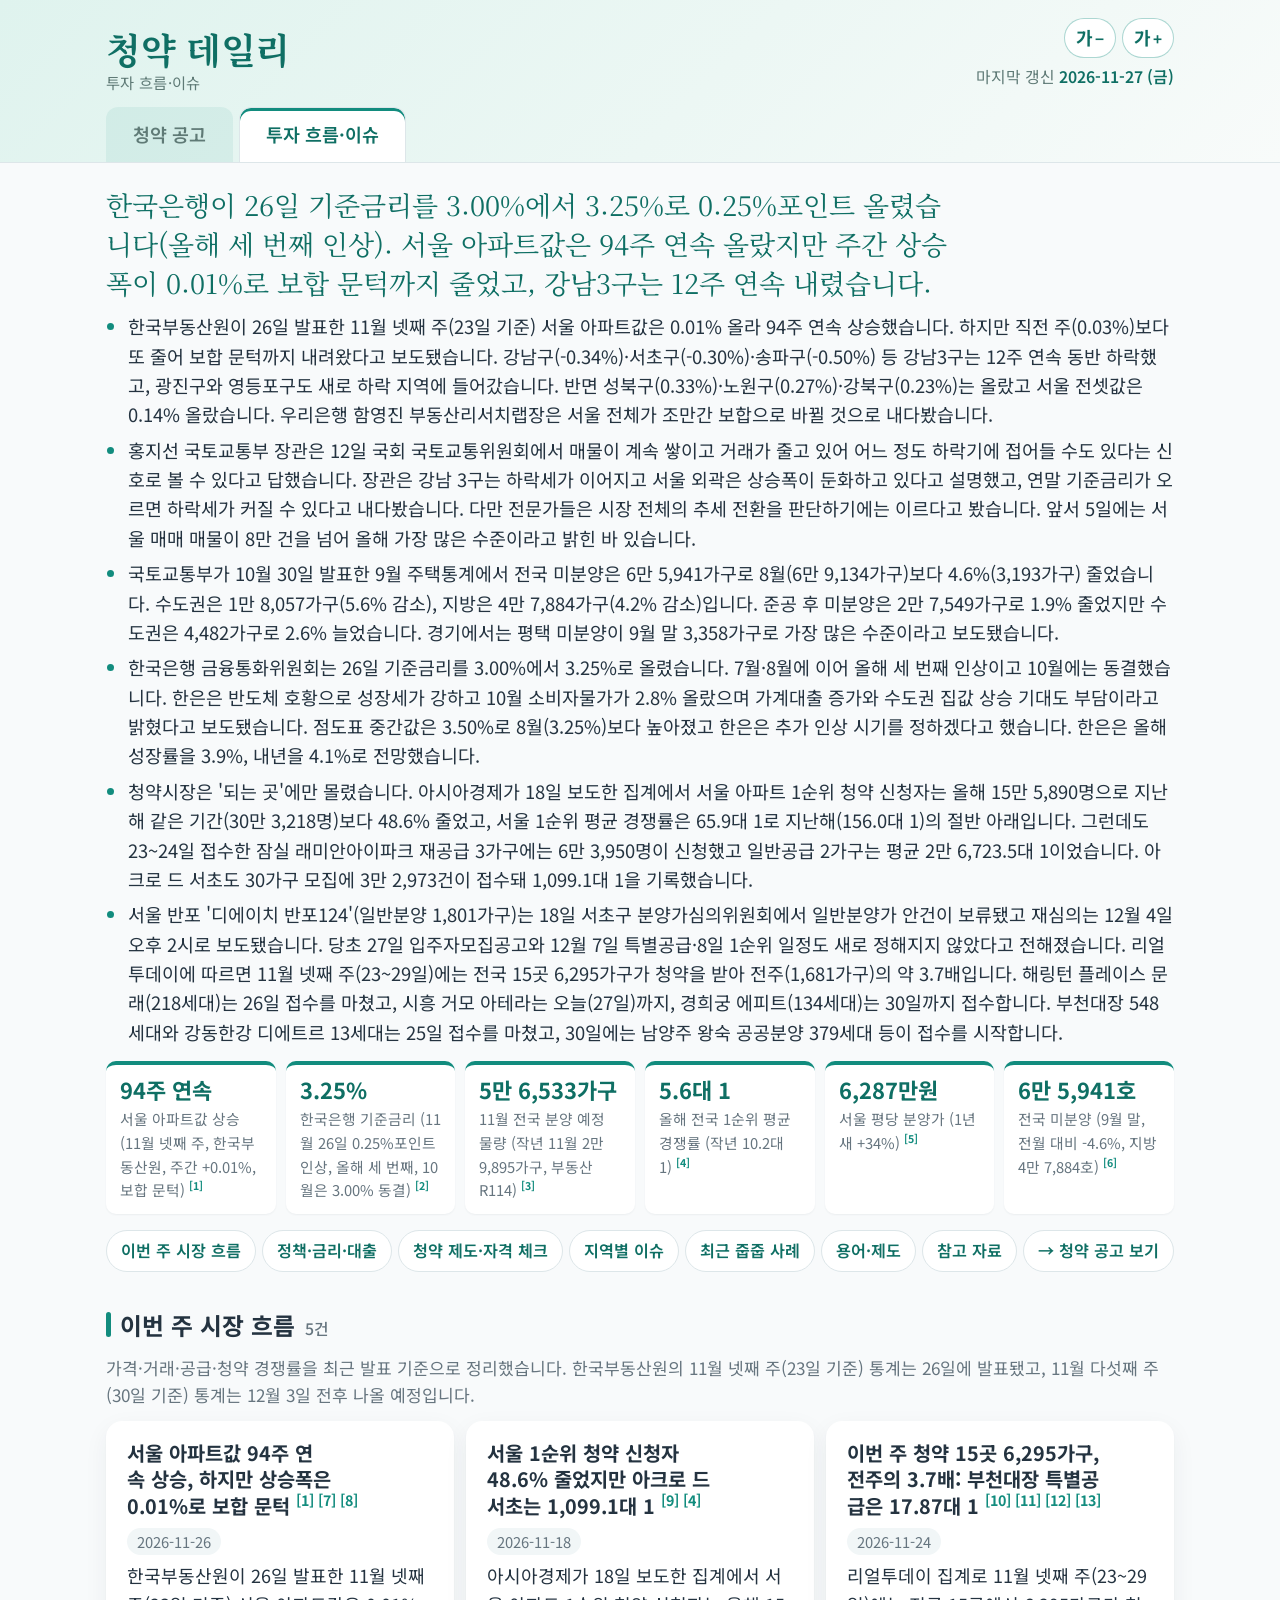
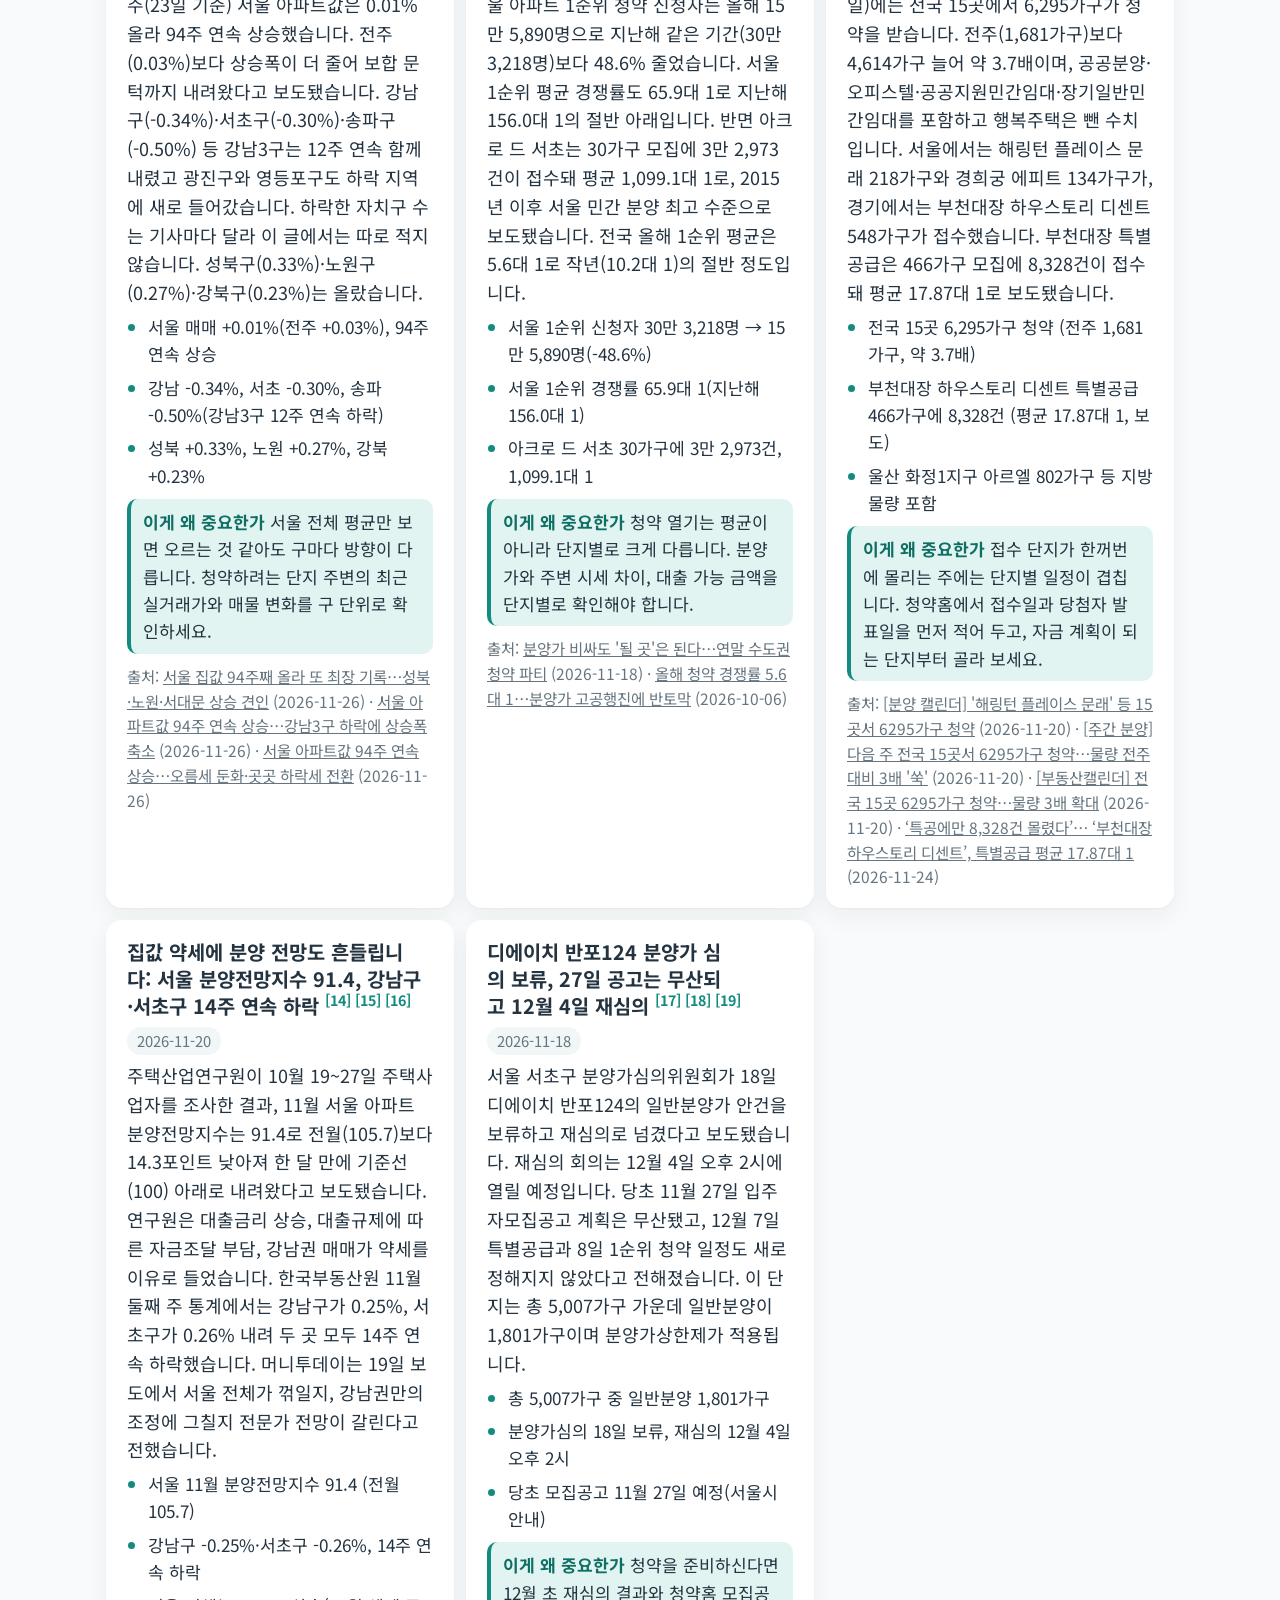
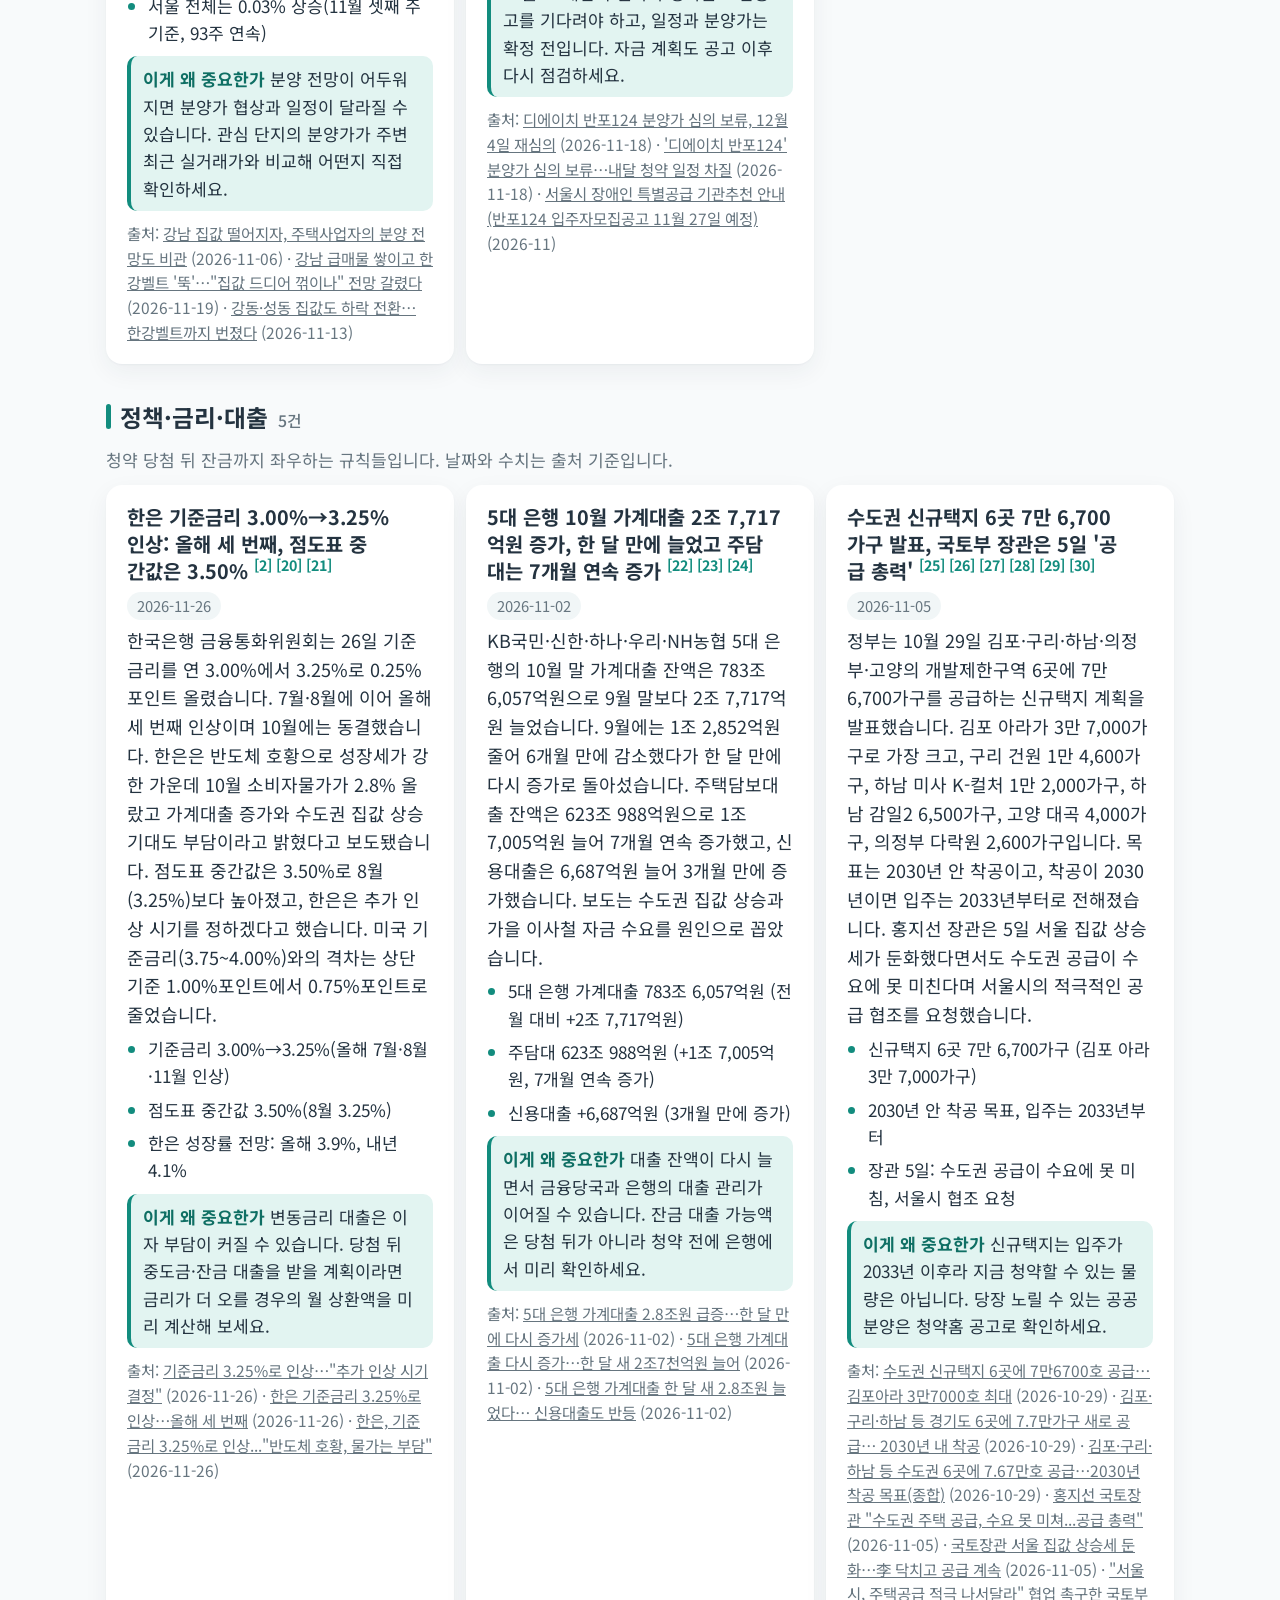
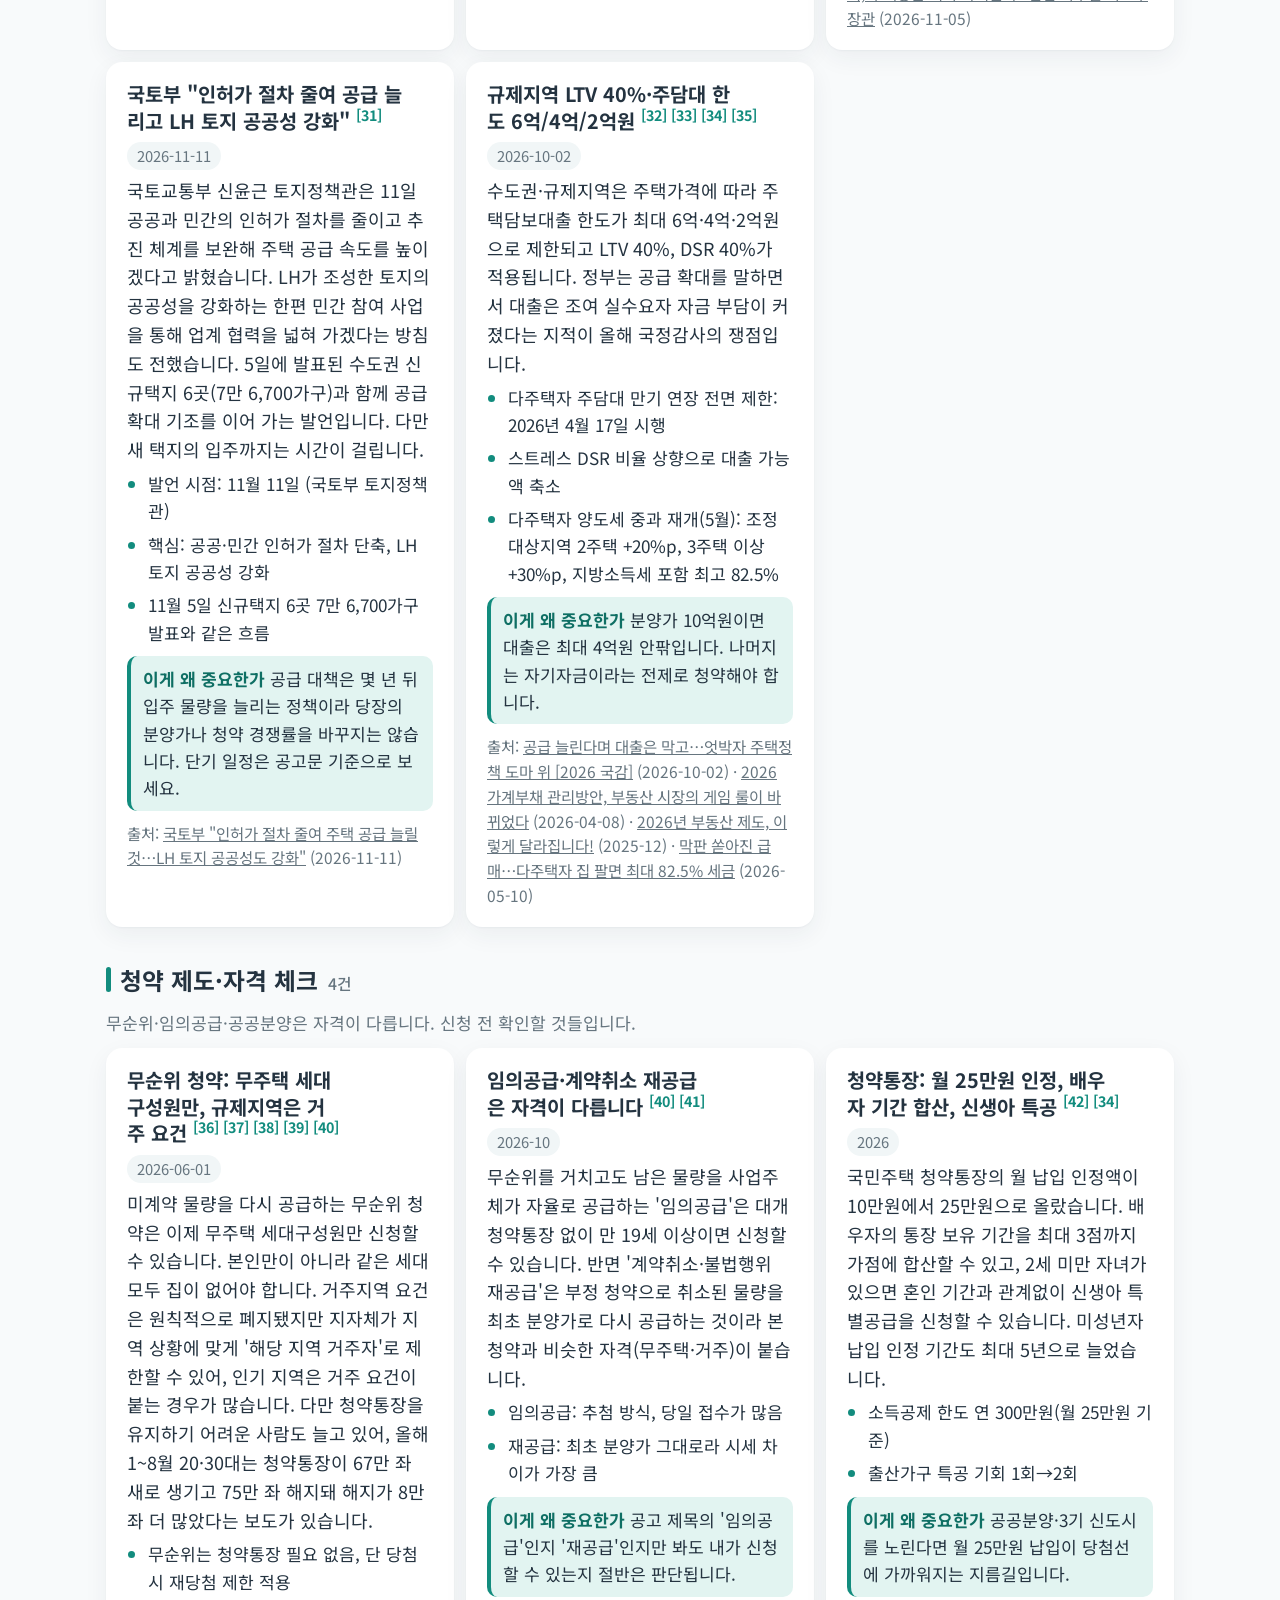
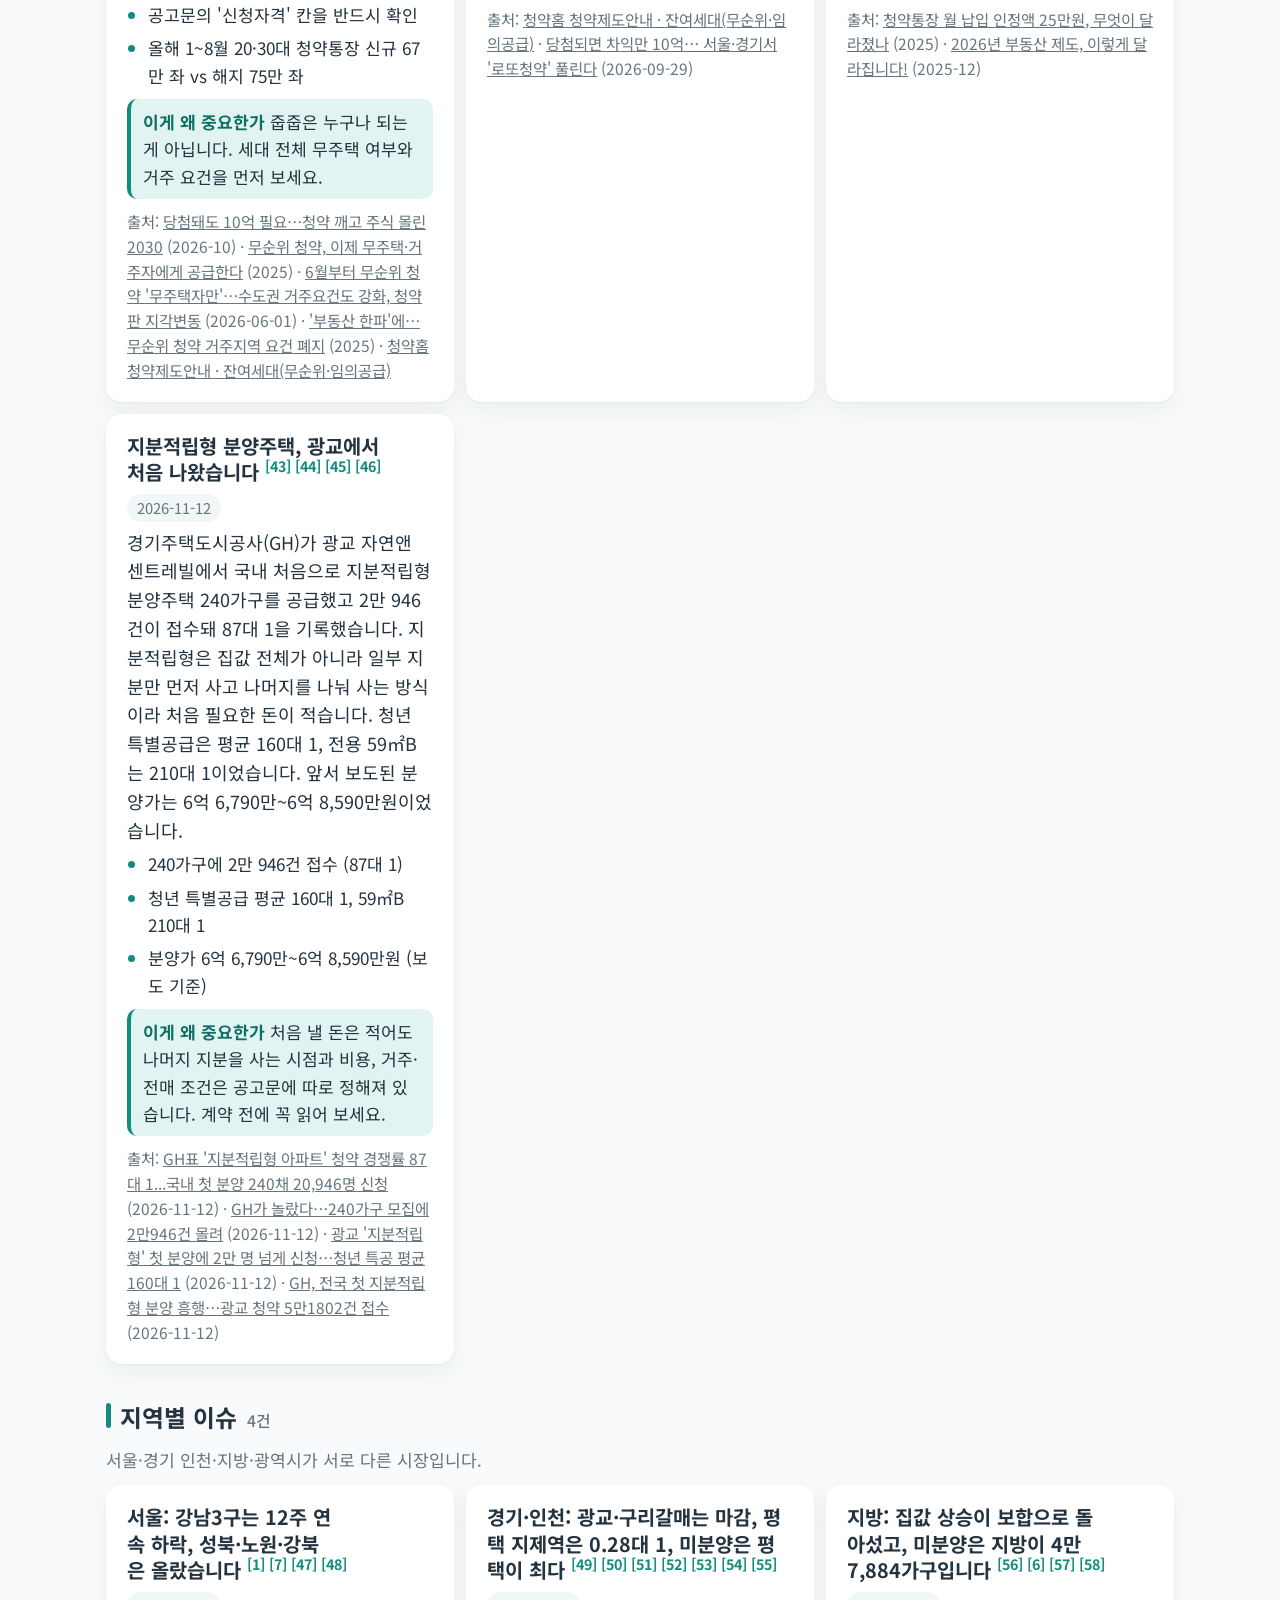
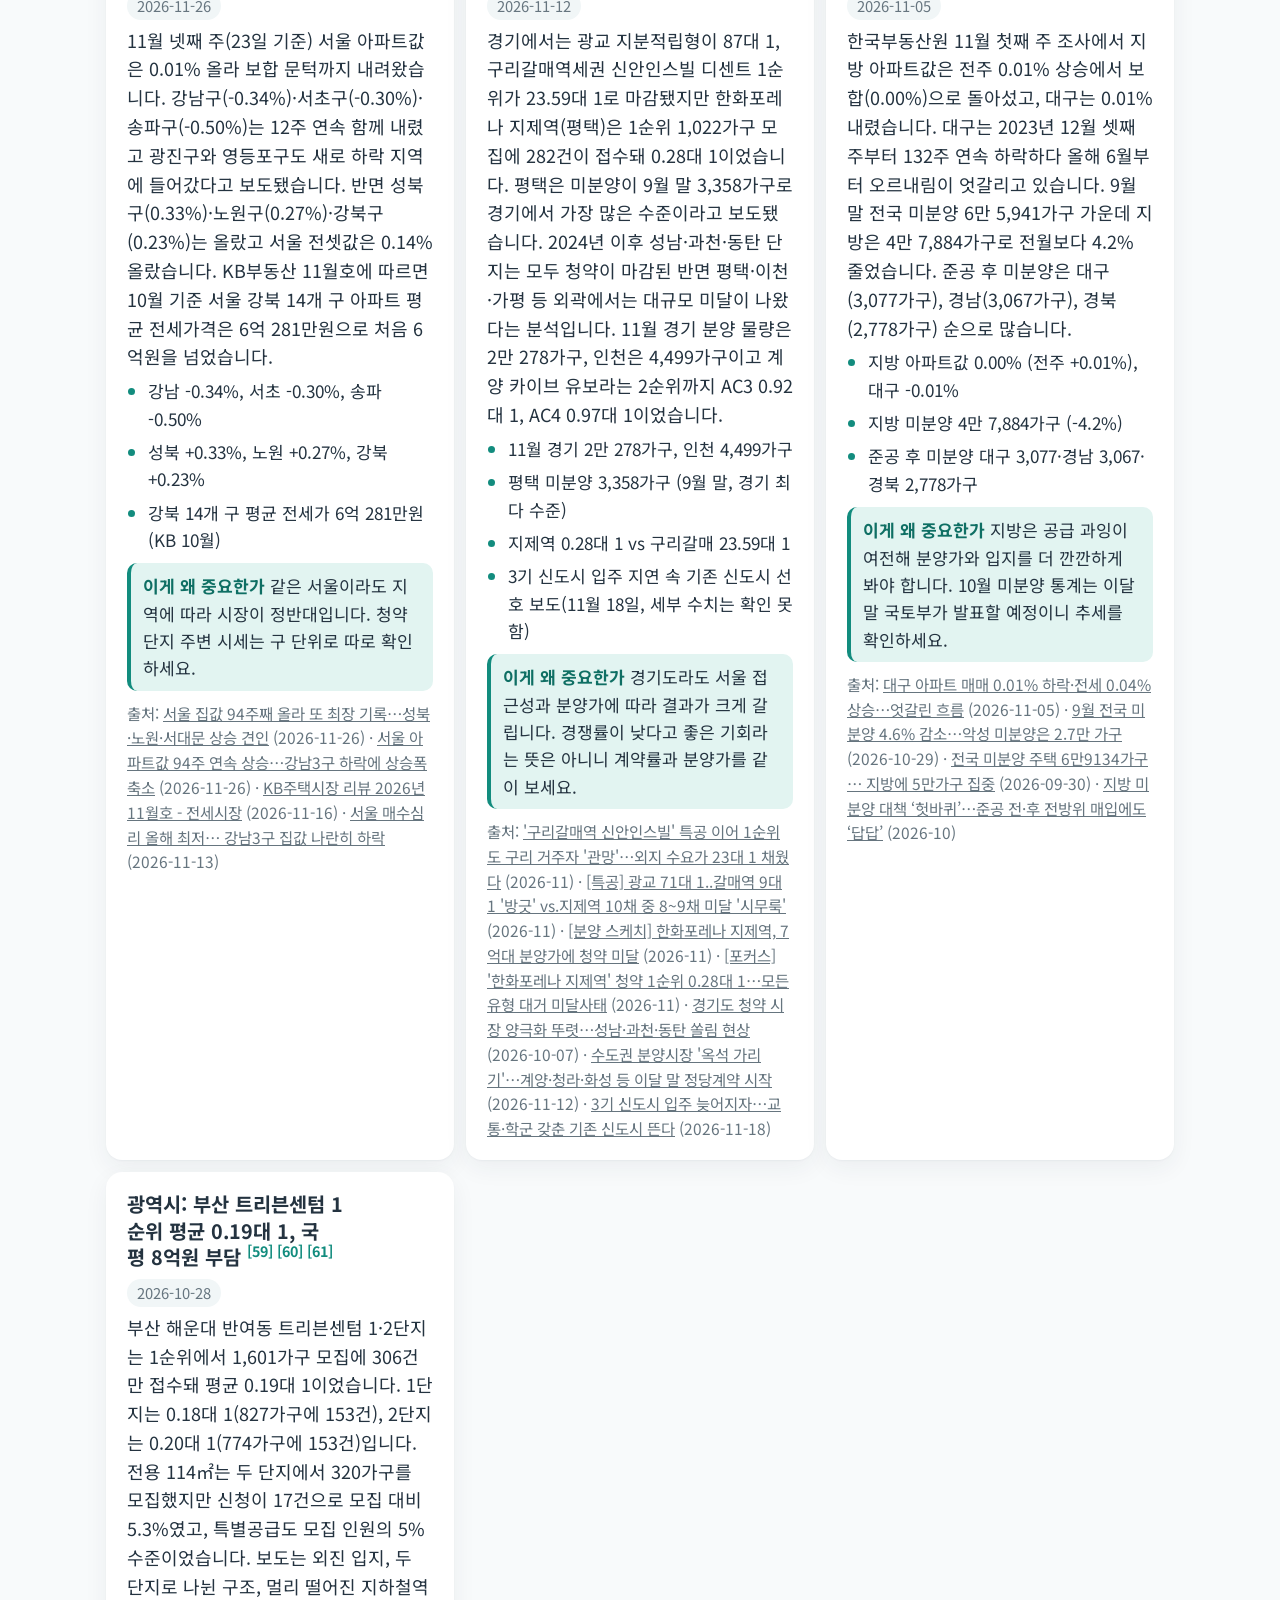
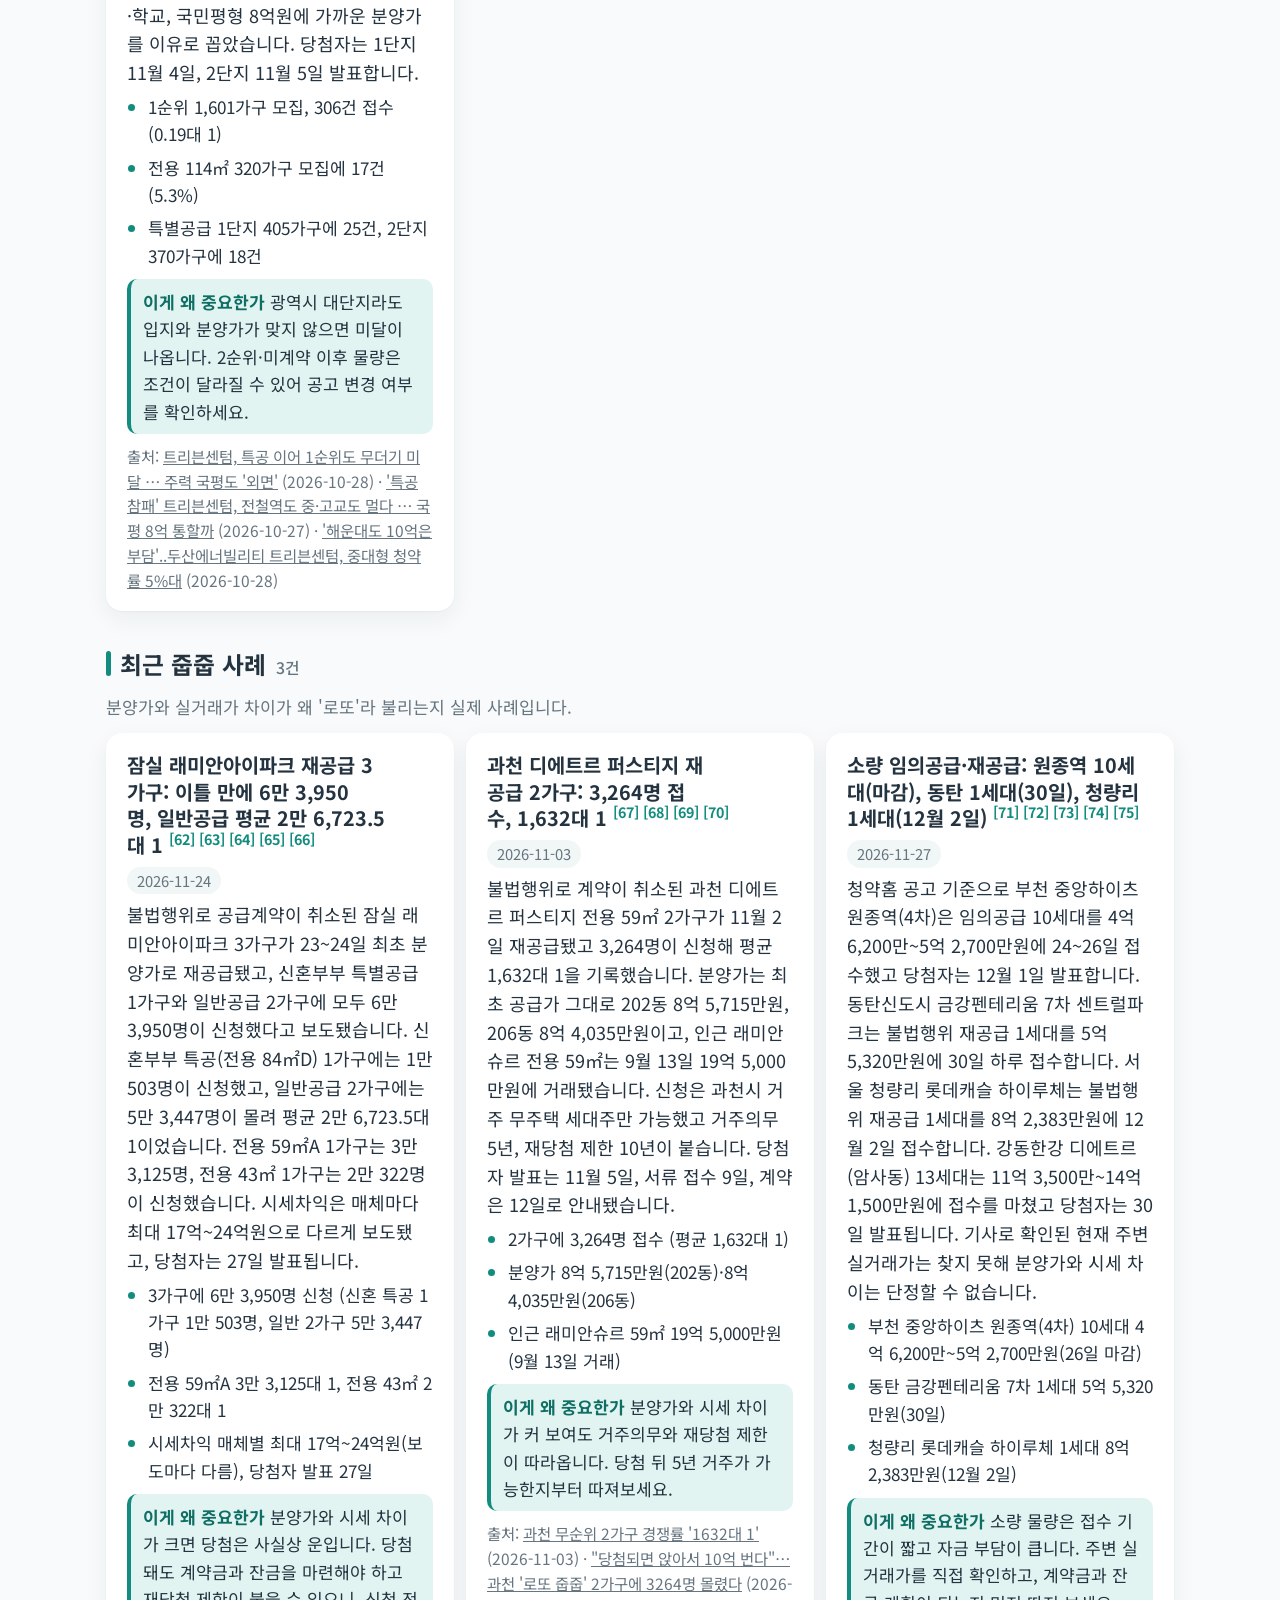
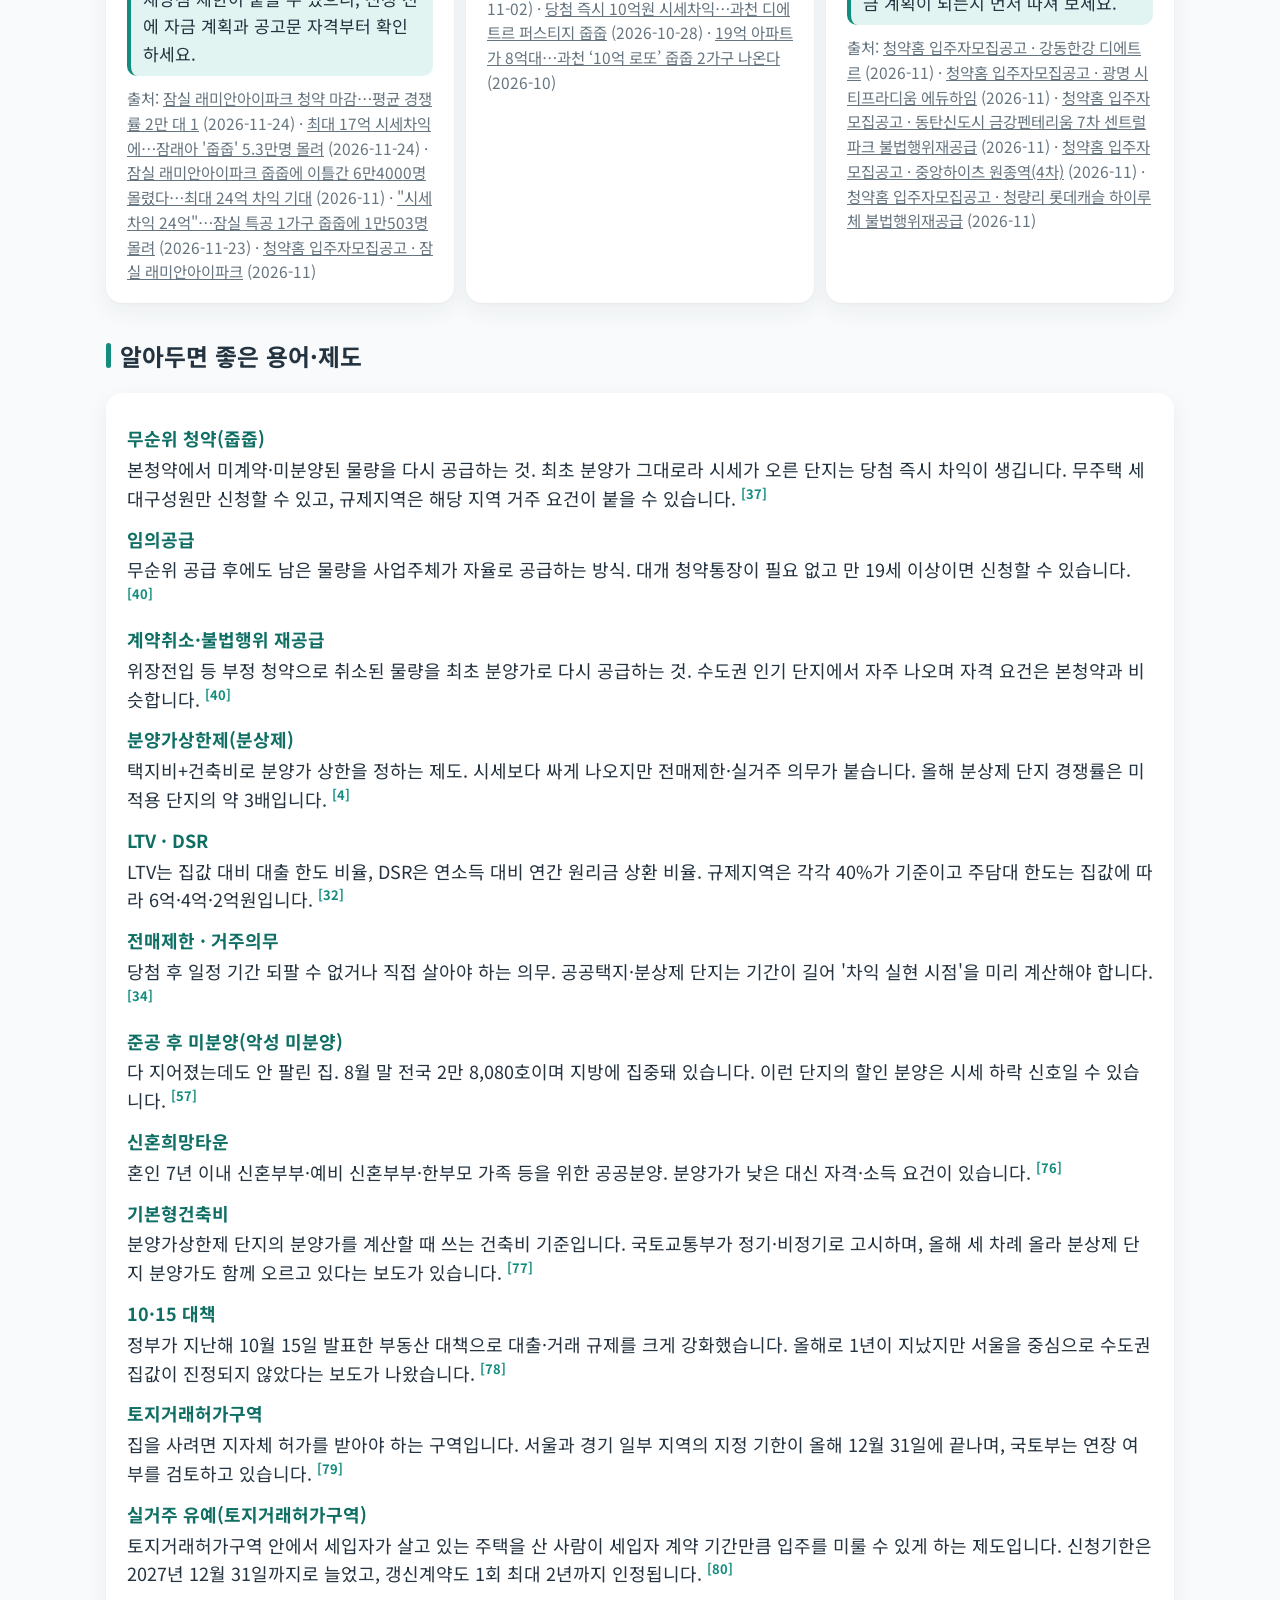
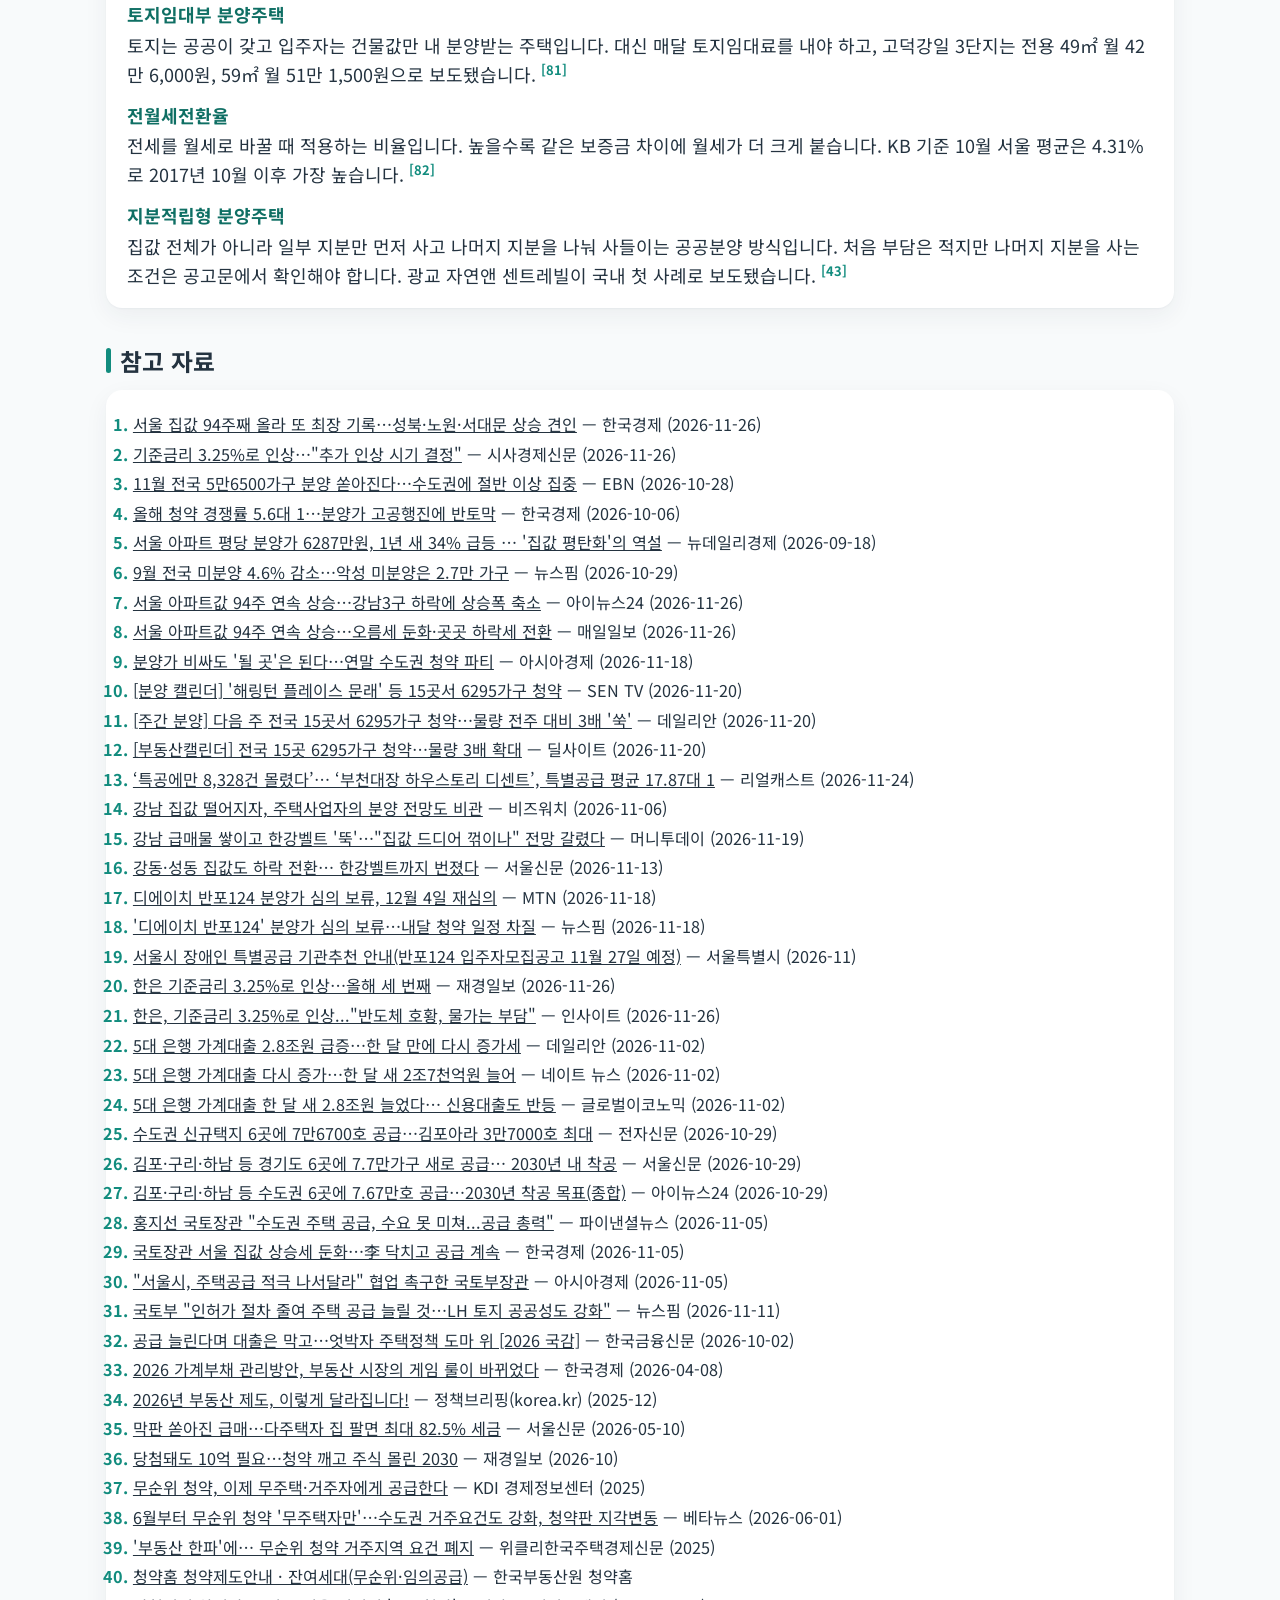
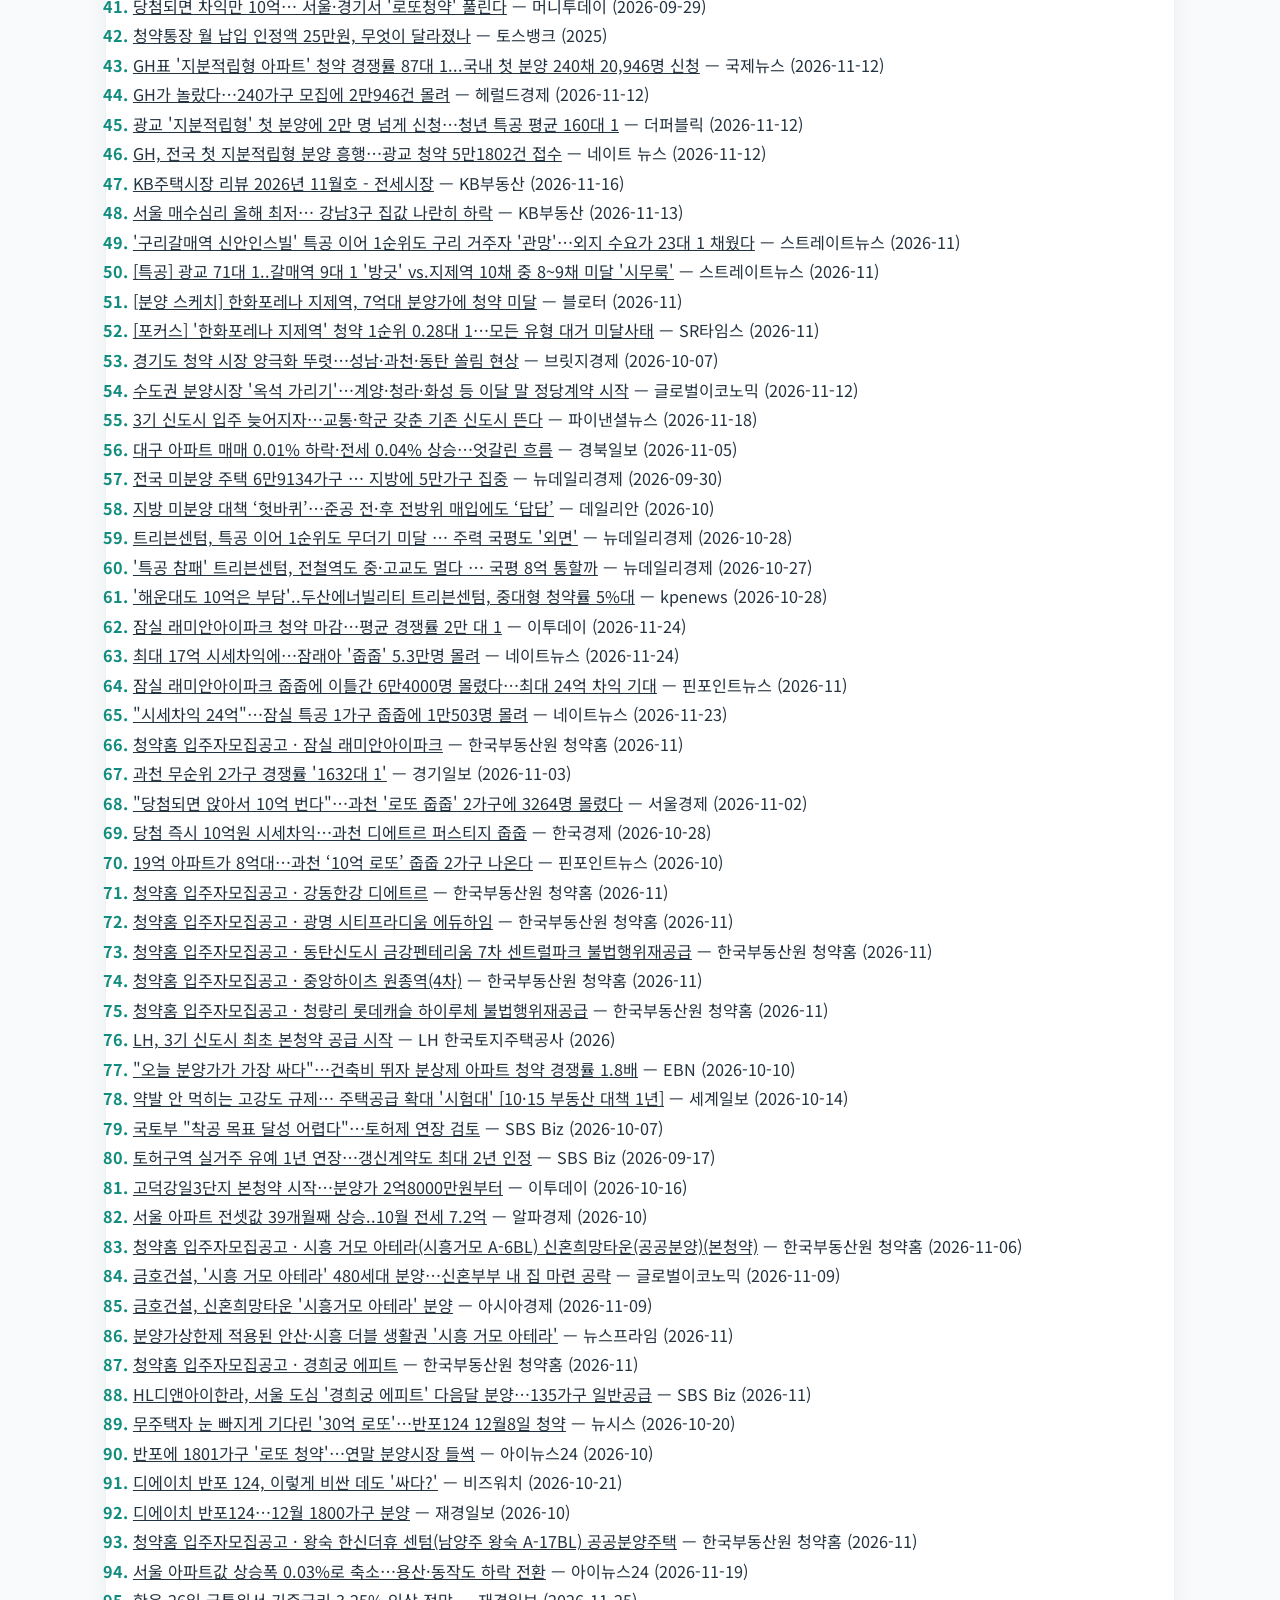
<file: trends.html>
<!doctype html>
<html lang="ko">
<head>
<meta charset="utf-8">
<meta name="viewport" content="width=device-width, initial-scale=1, viewport-fit=cover">
<meta name="theme-color" content="#e4f5f1">
<link rel="icon" href="data:image/svg+xml,%3Csvg xmlns=%27http://www.w3.org/2000/svg%27 viewBox=%270 0 64 64%27%3E%3Crect width=%2764%27 height=%2764%27 rx=%2714%27 fill=%27%231f4f8f%27/%3E%3Cpath d=%27M14 34 L32 18 L50 34 V50 H38 V40 H26 V50 H14 Z%27 fill=%27%23fff%27/%3E%3C/svg%3E">
<title>청약 데일리 · 투자 흐름</title>
<meta name="description" content="부동산 투자 흐름, 정책·금리 이슈, 놓치면 아까운 청약 공고를 출처와 함께 정리">
<link rel="preconnect" href="https://fonts.googleapis.com">
<link rel="stylesheet" href="https://fonts.googleapis.com/css2?family=Noto+Sans+KR:wght@400;600;700&family=Noto+Serif+KR:wght@700&display=swap">
<link rel="stylesheet" href="assets/style.css">
</head>
<body>
<header class="masthead">
  <div class="wrap">
    <div class="brand">
      <h1>청약 데일리<small>투자 흐름·이슈</small></h1>
      <div class="brand-right">
        <div class="fontsize" role="group" aria-label="글자 크기">
          <button type="button" id="font-down" aria-label="글자 작게">가<span>−</span></button>
          <button type="button" id="font-up" aria-label="글자 크게">가<span>+</span></button>
        </div>
        <div class="updated" id="updated">불러오는 중…</div>
      </div>
    </div>
    <nav class="tabs">
      <a href="index.html">청약 공고</a>
      <a class="on" href="trends.html" aria-current="page">투자 흐름·이슈</a>
    </nav>
  </div>
</header>

<main class="wrap">
  <p class="headline" id="headline"></p>
  <ul class="summary" id="summary"></ul>
  <div class="kpi" id="kpi"></div>
  <nav class="toc" id="toc" aria-label="목차"></nav>

  <div id="sections"></div>

  <h2 id="sec-glossary">알아두면 좋은 용어·제도</h2>
  <dl class="glossary card" id="glossary"></dl>

  <h2 id="sec-refs">참고 자료</h2>
  <ol class="refs card" id="refs"></ol>

  <section class="links">
    <h2>자주 쓰는 사이트</h2>
    <div class="linkgrid">
      <a href="https://www.applyhome.co.kr" target="_blank" rel="noopener"><b>청약홈</b><span>청약 신청·당첨 조회·청약통장 확인</span></a>
      <a href="https://rt.molit.go.kr" target="_blank" rel="noopener"><b>국토부 실거래가</b><span>주변 아파트 실제 거래 가격</span></a>
      <a href="https://www.reb.or.kr/r-one/" target="_blank" rel="noopener"><b>한국부동산원 통계</b><span>주간 아파트 가격 동향 원자료</span></a>
      <a href="https://www.bok.or.kr/portal/singl/baseRate/list.do?dataSeCd=01&menuNo=200643" target="_blank" rel="noopener"><b>한국은행 기준금리</b><span>금리 추이 공식 자료</span></a>
      <a href="https://apply.lh.or.kr" target="_blank" rel="noopener"><b>LH 청약플러스</b><span>공공분양·3기 신도시</span></a>
      <a href="https://www.korea.kr" target="_blank" rel="noopener"><b>정책브리핑</b><span>부동산 정책 정부 발표문</span></a>
    </div>
  </section>

  <p class="note">이 페이지는 공개 기사·정부 발표를 매일 아침 요약한 것으로, 투자 권유가 아닙니다. 수치와 일정은 출처 기사 시점 기준이며, 청약 자격·분양가·일정은 반드시 입주자모집공고문과 청약홈에서 확인하세요.</p>
  <p class="credit">made by Youmin Park</p>
</main>
<button class="totop" id="totop" type="button" aria-label="맨 위로">↑ 맨 위로</button>

<script src="assets/common.js"></script>
<script>
/* 참고 자료 번호표: 같은 URL은 같은 번호 */
const REFS = []; const REF_IDX = new Map();
function refNo(src) {
  if (!src || !src.url) return null;
  if (!REF_IDX.has(src.url)) { REFS.push(src); REF_IDX.set(src.url, REFS.length); }
  return REF_IDX.get(src.url);
}
function refMarks(list) {
  const nos = (list || []).map(refNo).filter(Boolean);
  return nos.length ? `<sup class="ref">${nos.map(n => `<a href="#ref-${n}" title="참고 자료 ${n}">[${n}]</a>`).join(" ")}</sup>` : "";
}
function srcLine(list) {
  const l = (list || []).filter(s => s && s.url);
  if (!l.length) return "";
  return `<div class="src">출처: ${l.map(s => `<a href="${esc(s.url)}" target="_blank" rel="noopener">${esc(s.title || s.url)}</a>${s.date ? ` (${esc(s.date)})` : ""}`).join(" · ")}</div>`;
}
function sourcesOf(i) { return i.sources && i.sources.length ? i.sources : (i.source ? [i.source] : []); }

function itemCard(i) {
  const srcs = sourcesOf(i);
  const facts = (i.facts || []).length ? `<ul class="summary" style="font-size:.95rem;margin-top:6px">${i.facts.map(f => `<li>${esc(f)}</li>`).join("")}</ul>` : "";
  return `<article class="card">
    <div class="card-top"><h3 style="font-size:1.1rem;margin:0">${esc(i.title)} ${refMarks(srcs)}</h3>${i.date ? `<span class="date">${esc(i.date)}</span>` : ""}</div>
    <p>${esc(i.body)}</p>
    ${facts}
    ${i.takeaway ? `<div class="takeaway"><b>이게 왜 중요한가</b> ${esc(i.takeaway)}</div>` : ""}
    ${srcLine(srcs)}
  </article>`;
}
(async () => {
  try {
    const t = await loadJSON("data/trends.json");
    document.getElementById("updated").innerHTML = `마지막 갱신 <b>${esc(t.updated_at)}</b>`;
    document.getElementById("headline").textContent = t.headline || "";
    document.getElementById("summary").innerHTML = (t.summary || []).map(s => `<li>${esc(s)}</li>`).join("");
    document.getElementById("kpi").innerHTML = (t.kpis || []).map(k => `<div><div class="v">${esc(k.value)}</div><div class="k">${esc(k.label)}${k.source ? " " : ""}${refMarks(k.source ? [k.source] : [])}</div></div>`).join("");
    const secs = t.sections || [];
    document.getElementById("sections").innerHTML = secs.map((s, n) => `<h2 id="sec-${n}">${esc(s.title)} <span class="count">${(s.items || []).length}건</span></h2>${s.lead ? `<p class="lead">${esc(s.lead)}</p>` : ""}<div class="grid-2">${(s.items || []).map(itemCard).join("")}</div>`).join("");
    document.getElementById("glossary").innerHTML = (t.glossary || []).map(g => `<dt>${esc(g.term)}</dt><dd>${esc(g.desc)}${g.source ? " " + refMarks([g.source]) : ""}</dd>`).join("");
    (t.sources || []).forEach(refNo);
    document.getElementById("refs").innerHTML = REFS.map((s, i) => `<li id="ref-${i + 1}"><a href="${esc(s.url)}" target="_blank" rel="noopener">${esc(s.title || s.url)}</a>${s.publisher ? ` — ${esc(s.publisher)}` : ""}${s.date ? ` (${esc(s.date)})` : ""}</li>`).join("");
    document.getElementById("toc").innerHTML = secs.map((s, n) => `<a href="#sec-${n}">${esc(s.title)}</a>`).concat([`<a href="#sec-glossary">용어·제도</a>`, `<a href="#sec-refs">참고 자료</a>`, `<a href="index.html">→ 청약 공고 보기</a>`]).join("");
    let fontStep = store("cy-font") || 0;
    const applyFont = () => { document.documentElement.style.fontSize = (112.5 + fontStep * 12.5) + "%"; };
    applyFont();
    document.getElementById("font-up").addEventListener("click", () => { fontStep = Math.min(3, fontStep + 1); store("cy-font", fontStep); applyFont(); });
    document.getElementById("font-down").addEventListener("click", () => { fontStep = Math.max(-1, fontStep - 1); store("cy-font", fontStep); applyFont(); });
    const tt = document.getElementById("totop");
    window.addEventListener("scroll", () => tt.classList.toggle("show", window.scrollY > 600), { passive: true });
    tt.addEventListener("click", () => window.scrollTo({ top: 0 }));
  } catch (e) {
    document.getElementById("updated").textContent = "데이터를 불러오지 못했습니다";
    document.getElementById("sections").innerHTML = `<div class="empty">트렌드 데이터(data/trends.json)를 읽지 못했습니다. 잠시 후 다시 열어 주세요.</div>`;
  }
})();
</script>
</body>
</html>
</file>
<file: assets/style.css>
/* 청약 데일리 — 큰 글자·높은 대비·단순한 구조. 밝은 민트 머리글 + 흰 카드, 강조는 청록, 주목 공고는 보라색. 항상 밝은 테마 */
:root {
  --bg: #f8fafb; --surface: #ffffff; --surface-2: #f1f6f7; --surface-3: #e5eef0;
  --ink: #243340; --muted: #66757f; --line: #dde6e9;
  --accent: #128c7e; --accent-deep: #0f6f64; --accent-ink: #ffffff; --accent-soft: #e2f4f1;
  --band: linear-gradient(135deg, #dff3ee 0%, #ecf7f4 55%, #f8fbfa 100%); --band-ink: #0f6f64; --band-muted: #5f7a76;
  --hot: #7c4dcc; --hot-bg: #f1ebfb; --hot-line: #d6c6f2; --hot-soft: #f8f5fe;
  --good: #2f8f4e; --good-bg: #e6f6ea;
  --warn: #8a5a00; --warn-bg: #fff6d9;
  --font-body: "Noto Sans KR", "Apple SD Gothic Neo", "Malgun Gothic", sans-serif;
  --font-display: "Noto Serif KR", "Nanum Myeongjo", serif;
  --radius: 16px; --radius-s: 10px;
  --shadow: 0 1px 2px rgba(36,51,64,.04), 0 8px 24px rgba(36,51,64,.06);
  --shadow-sm: 0 1px 2px rgba(36,51,64,.06);
  color-scheme: light;
}
* { box-sizing: border-box; }
[hidden] { display: none !important; }
html { font-size: 112.5%; scroll-behavior: smooth; }
@media (prefers-reduced-motion: reduce) { html { scroll-behavior: auto; } * { transition: none !important; } }
body { margin: 0; background: var(--bg); color: var(--ink); font-family: var(--font-body); line-height: 1.6; -webkit-text-size-adjust: 100%; overflow-x: hidden; }
a { color: var(--accent); }
button { font: inherit; color: inherit; }
.wrap { max-width: 1100px; margin: 0 auto; padding-inline: 16px; padding-block: 0 80px; }
.sr { position: absolute; width: 1px; height: 1px; overflow: hidden; clip: rect(0 0 0 0); }

/* ── 머리글(남색 띠) ── */
.masthead { background: var(--band); color: var(--band-ink); border-bottom: 1px solid var(--line); }
.masthead .wrap { padding-block: 18px 0; }
.brand { display: flex; align-items: flex-end; justify-content: space-between; gap: 8px 16px; flex-wrap: wrap; }
.brand h1 { font-family: var(--font-display); font-size: 2rem; margin: 0; letter-spacing: -0.01em; line-height: 1.15; color: var(--band-ink); }
.brand h1 small { display: block; font-family: var(--font-body); font-size: .85rem; color: var(--band-muted); font-weight: 400; margin-top: 4px; letter-spacing: .02em; }
.updated { color: var(--band-muted); font-size: .88rem; padding-bottom: 2px; }
.updated b { color: var(--band-ink); font-weight: 600; }
nav.tabs { display: flex; gap: 6px; margin-top: 16px; }
nav.tabs a { flex: 1 1 0; text-align: center; text-decoration: none; padding: 12px 16px; border-radius: 12px 12px 0 0; color: var(--band-muted); font-weight: 600; font-size: 1.02rem; background: rgba(18,140,126,.08); border: 1px solid transparent; border-bottom: none; }
nav.tabs a.on { color: var(--accent-deep); background: var(--surface); border-color: var(--line); box-shadow: inset 0 3px 0 var(--accent); }
@media (min-width: 600px) { nav.tabs a { flex: 0 0 auto; padding: 12px 26px; } }

h2 { font-size: 1.32rem; margin: 34px 0 10px; display: flex; align-items: baseline; gap: 10px; flex-wrap: wrap; text-wrap: balance; position: relative; padding-left: 14px; }
h2::before { content: ""; position: absolute; left: 0; top: .25em; width: 5px; height: 1.05em; border-radius: 3px; background: var(--accent); }
h2 .count { font-size: .88rem; color: var(--muted); font-weight: 500; }
.lead { color: var(--muted); margin: 0 0 12px; font-size: .95rem; }

/* ── 요약 숫자 ── */
.stats { display: grid; grid-template-columns: repeat(3, 1fr); gap: 10px; margin-top: 18px; }
.stat { background: var(--surface); border-radius: var(--radius); padding: 14px 16px; min-width: 0; box-shadow: var(--shadow-sm); border-top: 4px solid var(--accent); }
.stat .n { font-size: 1.9rem; font-weight: 700; font-variant-numeric: tabular-nums; line-height: 1.1; color: var(--accent); }
.stat .l { color: var(--muted); font-size: .85rem; margin-top: 4px; }
.stat.good { border-top-color: var(--good); } .stat.good .n { color: var(--good); }
.stat.hot { border-top-color: var(--hot); } .stat.hot .n { color: var(--hot); }

/* ── 도구 막대: 필터·묶기·보기 ── */
.toolbar { margin-top: 14px; background: var(--surface); border-radius: var(--radius); padding: 12px 14px; box-shadow: var(--shadow-sm); }
@media (min-width: 700px) { .toolbar { position: sticky; top: 8px; z-index: 5; } }
.row { display: flex; gap: 10px 8px; align-items: center; flex-wrap: wrap; }
.row + .row { margin-top: 14px; padding-top: 14px; border-top: 1px solid var(--line); }
.seg-label { color: var(--muted); font-size: .85rem; white-space: nowrap; flex: 0 0 auto; }
.chip { flex: 0 0 auto; border: 1.5px solid var(--line); background: var(--surface); color: var(--ink); border-radius: 999px; padding: 7px 15px; cursor: pointer; min-height: 42px; line-height: 1.3; white-space: nowrap; transition: background .12s, border-color .12s; }
.chip:hover { border-color: var(--accent); }
.chip.on { background: var(--accent); color: var(--accent-ink); border-color: var(--accent); }
.chip.small { min-height: 38px; padding: 4px 13px; font-size: .92rem; }
.toolbar input[type="search"] { font: inherit; min-height: 42px; border: 1.5px solid var(--line); border-radius: 999px; padding: 6px 16px; background: var(--surface-2); color: var(--ink); flex: 1 1 180px; min-width: 150px; }
.toolbar input[type="search"]:focus { outline: none; border-color: var(--accent); background: var(--surface); }

.applied { display: flex; align-items: center; justify-content: space-between; gap: 8px; flex-wrap: wrap; margin-top: 10px; padding: 8px 14px; background: var(--accent-soft); border-radius: var(--radius-s); color: var(--accent-deep); font-size: .95rem; font-weight: 600; }

/* 지역 체크박스 패널 */
.region-panel { margin-top: 10px; padding: 12px 14px; background: var(--surface-2); border: 1px solid var(--line); border-radius: 12px; }
.region-head { display: flex; justify-content: space-between; align-items: center; gap: 8px; flex-wrap: wrap; margin-bottom: 8px; }
.region-head span { display: flex; gap: 6px; flex-wrap: wrap; }
.region-grid { display: grid; grid-template-columns: repeat(auto-fill, minmax(112px, 1fr)); gap: 4px 8px; }
.rbox { display: flex; align-items: center; gap: 8px; min-height: 44px; padding: 4px 8px; border-radius: 8px; cursor: pointer; user-select: none; }
.rbox:hover { background: var(--surface-3); }
.rbox input[type="checkbox"] { flex: 0 0 22px; width: 22px; height: 22px; min-width: 0; margin: 0; accent-color: var(--accent); }
.rbox .cnt { color: var(--muted); font-size: .82rem; margin-left: auto; font-variant-numeric: tabular-nums; }

/* ── 접을 수 있는 큰 구역 ── */
details.sec > summary { list-style: none; cursor: pointer; display: flex; align-items: center; justify-content: space-between; gap: 10px; }
details.sec > summary::-webkit-details-marker { display: none; }
details.sec > summary h2 { margin: 34px 0 10px; }
details.sec > summary .fold { flex: 0 0 auto; font-size: .88rem; color: var(--muted); border: 1.5px solid var(--line); border-radius: 999px; padding: 5px 12px; margin-top: 24px; background: var(--surface); }
details.sec > summary .fold::before { content: "접기 ▲"; }
details.sec:not([open]) > summary .fold::before { content: "펼치기 ▼"; }
details.sec:not([open]) > summary h2 { margin-bottom: 0; }
details.sec:not([open]) { padding-bottom: 8px; border-bottom: 1px solid var(--line); }

/* ── 묶음 ── */
details.group { margin-top: 16px; }
details.group > summary { cursor: pointer; list-style: none; display: flex; align-items: center; gap: 10px; font-size: 1.12rem; font-weight: 700; padding: 10px 14px; background: var(--surface); border-radius: var(--radius-s); box-shadow: var(--shadow-sm); border-left: 5px solid var(--accent); }
details.group > summary::-webkit-details-marker { display: none; }
details.group > summary::after { content: "접기"; margin-left: auto; color: var(--muted); font-size: .85rem; font-weight: 500; }
details.group:not([open]) > summary::after { content: "펼치기"; }
details.group > summary .count { font-weight: 500; color: var(--muted); font-size: .9rem; }
details.group > .cards { margin-top: 10px; }

/* ── 카드 목록 보기 방식 ── */
.cards { display: grid; grid-template-columns: 1fr; gap: 12px; }
.cards.view-grid { grid-template-columns: repeat(3, minmax(0, 1fr)); }
@media (max-width: 900px) { .cards.view-grid { grid-template-columns: repeat(2, minmax(0, 1fr)); } }
@media (max-width: 560px) { .cards.view-grid { grid-template-columns: 1fr; } }
.cards.view-compact { gap: 6px; }

.card { background: var(--surface); border-radius: var(--radius); padding: 18px 20px; box-shadow: var(--shadow); min-width: 0; border: 1px solid transparent; }
.card.hot { background: linear-gradient(180deg, var(--hot-soft), var(--surface) 160px); border-color: var(--hot-line); box-shadow: var(--shadow), inset 6px 0 0 var(--hot); padding-left: 24px; }
.card.closed { opacity: .7; box-shadow: var(--shadow-sm); }
.card-top { display: flex; justify-content: space-between; gap: 8px 12px; align-items: flex-start; flex-wrap: wrap; }
.card h3 { margin: 4px 0 2px; font-size: 1.25rem; line-height: 1.35; text-wrap: balance; overflow-wrap: anywhere; }
.meta { color: var(--muted); font-size: .92rem; display: flex; flex-wrap: wrap; gap: 2px 12px; min-width: 0; overflow-wrap: anywhere; }
.meta b { color: var(--ink); font-weight: 600; }
.pill { display: inline-block; border-radius: 999px; padding: 4px 12px; font-size: .85rem; font-weight: 700; white-space: nowrap; line-height: 1.3; }
.pill.open { background: var(--good-bg); color: var(--good); }
.pill.upcoming { background: var(--accent-soft); color: var(--accent-deep); }
.pill.closed { background: var(--surface-3); color: var(--muted); }
.pill.hot { background: var(--hot); color: #fff; }
.pills { display: flex; gap: 6px; flex-wrap: wrap; }
.tags { display: flex; flex-wrap: wrap; gap: 6px; margin-top: 10px; }
.tag { font-size: .82rem; background: var(--surface-2); color: var(--muted); border-radius: 6px; padding: 2px 9px; }
.tag.hot { background: var(--hot-bg); color: var(--hot); font-weight: 600; }
.dates { display: grid; grid-template-columns: repeat(auto-fit, minmax(150px, 1fr)); gap: 8px 14px; margin: 12px 0 6px; padding: 10px 14px; background: var(--surface-2); border-radius: var(--radius-s); font-size: .95rem; }
.dates div span { display: block; color: var(--muted); font-size: .82rem; }
.dates div b { font-variant-numeric: tabular-nums; font-weight: 600; }
.price { font-size: 1.05rem; margin-top: 10px; }
.price b { font-weight: 700; font-variant-numeric: tabular-nums; color: var(--accent-deep); }
.price .muted { color: var(--muted); font-size: .85rem; white-space: nowrap; }
.why { margin: 10px 0 0; padding: 10px 14px; background: var(--hot-bg); border-radius: var(--radius-s); color: var(--ink); font-size: .95rem; }
.why b { color: var(--hot); }
.actions { display: flex; flex-wrap: wrap; gap: 8px; margin-top: 14px; }
.btn { display: inline-flex; align-items: center; justify-content: center; gap: 6px; min-height: 46px; padding: 8px 18px; border-radius: var(--radius-s); border: 1.5px solid var(--line); background: var(--surface); color: var(--accent-deep); text-decoration: none; font-weight: 600; cursor: pointer; flex: 1 1 auto; text-align: center; transition: background .12s; }
.btn:hover { background: var(--surface-2); }
.btn.primary { background: var(--accent); color: var(--accent-ink); border-color: var(--accent); }
.btn.primary:hover { background: var(--accent-deep); }
.btn:focus-visible, .chip:focus-visible, a:focus-visible, summary:focus-visible, .oneline:focus-visible { outline: 3px solid var(--hot); outline-offset: 2px; }
@media (min-width: 700px) { .btn { flex: 0 0 auto; } }
.detail { display: none; margin-top: 14px; border-top: 1px dashed var(--line); padding-top: 12px; }
.card.expanded .detail { display: block; }
.tbl-wrap { overflow-x: auto; border-radius: 8px; }
table.units { border-collapse: collapse; width: 100%; font-size: .92rem; font-variant-numeric: tabular-nums; }
table.units th, table.units td { border-bottom: 1px solid var(--line); padding: 7px 10px; text-align: right; white-space: nowrap; }
table.units th:first-child, table.units td:first-child { text-align: left; }
table.units th { color: var(--muted); font-weight: 600; background: var(--surface-2); }
.sched { margin: 8px 0 0; padding: 0; list-style: none; display: grid; grid-template-columns: repeat(auto-fit, minmax(200px, 1fr)); gap: 6px; font-size: .92rem; }
.sched li { background: var(--surface-2); border-radius: 8px; padding: 6px 10px; }
.sched li span { color: var(--muted); margin-right: 8px; }
.phone { font-variant-numeric: tabular-nums; }
.empty { padding: 24px; text-align: center; color: var(--muted); background: var(--surface); border: 1px dashed var(--line); border-radius: var(--radius); }
.toggle-closed { width: 100%; margin-top: 16px; }
.note { font-size: .88rem; color: var(--muted); margin-top: 28px; line-height: 1.7; }
.note a { color: var(--muted); }

/* 3개씩 보기 */
.view-grid .card { padding: 14px 14px; }
.view-grid .card.hot { padding-left: 18px; }
.view-grid .card h3 { font-size: 1.08rem; }
.view-grid .dates { grid-template-columns: 1fr; gap: 4px; padding: 8px 10px; margin: 10px 0 4px; }
.view-grid .dates div:nth-child(3) { display: none; }
.view-grid .actions .btn { min-height: 42px; padding: 6px 10px; font-size: .92rem; flex: 1 1 45%; }
.view-grid .actions .btn.primary { flex: 1 1 100%; }
.view-grid .why { font-size: .9rem; }

/* 간단히 보기 */
.view-compact .card { padding: 10px 14px; box-shadow: var(--shadow-sm); }
.view-compact .card.hot { padding-left: 18px; background: var(--surface); }
.view-compact .card .oneline { display: flex; gap: 6px 14px; flex-wrap: wrap; align-items: center; cursor: pointer; border-radius: 8px; }
.view-compact .card .oneline .nm { font-weight: 700; font-size: 1.05rem; flex: 1 1 240px; min-width: 0; overflow-wrap: anywhere; }
.view-compact .card .oneline .sub { color: var(--muted); font-size: .9rem; }
.view-compact .card .oneline .pr { font-variant-numeric: tabular-nums; font-weight: 600; color: var(--accent-deep); }
.view-compact .card:not(.expanded) .card-top,
.view-compact .card:not(.expanded) .dates,
.view-compact .card:not(.expanded) .price,
.view-compact .card:not(.expanded) .tags,
.view-compact .card:not(.expanded) .why,
.view-compact .card:not(.expanded) .actions { display: none; }
.view-compact .card.expanded .oneline { border-bottom: 1px dashed var(--line); padding-bottom: 8px; margin-bottom: 8px; }
.card .oneline { display: none; }

/* 맨 위로 */
.totop { position: fixed; right: 14px; bottom: calc(14px + env(safe-area-inset-bottom, 0px)); z-index: 6; min-height: 46px; min-width: 46px; border-radius: 999px; border: none; background: var(--accent); color: var(--accent-ink); box-shadow: var(--shadow); padding: 6px 16px; font-weight: 600; cursor: pointer; opacity: 0; pointer-events: none; transition: opacity .2s; }
.totop.show { opacity: .92; pointer-events: auto; }

/* ── 트렌드 페이지 ── */
.headline { font-family: var(--font-display); font-size: 1.5rem; line-height: 1.45; margin: 22px 0 10px; text-wrap: balance; color: var(--accent-deep); }
.summary { margin: 0; padding-left: 1.2em; font-size: 1.02rem; }
.summary li { margin: 6px 0; }
.summary li::marker { color: var(--accent); }
.toc { display: flex; gap: 6px; flex-wrap: wrap; margin-top: 16px; }
.toc a { text-decoration: none; font-size: .9rem; border: 1.5px solid var(--line); background: var(--surface); border-radius: 999px; padding: 7px 14px; color: var(--accent-deep); font-weight: 600; }
.toc a:hover { border-color: var(--accent); }
.grid-2 { display: grid; grid-template-columns: repeat(auto-fit, minmax(300px, 1fr)); gap: 12px; }
.card .src { margin-top: 10px; font-size: .86rem; color: var(--muted); line-height: 1.6; }
.card .src a { color: var(--muted); }
.card .src a:hover { color: var(--accent); }
.card .date { font-size: .82rem; color: var(--muted); white-space: nowrap; background: var(--surface-2); border-radius: 999px; padding: 2px 10px; }
.card p { margin: 6px 0 0; }
.card .takeaway { margin-top: 10px; padding: 9px 12px; background: var(--accent-soft); border-radius: var(--radius-s); font-size: .95rem; border-left: 4px solid var(--accent); }
.card .takeaway b { color: var(--accent-deep); }
.glossary dt { font-weight: 700; margin-top: 12px; color: var(--accent-deep); }
.glossary dd { margin: 2px 0 0; color: var(--ink); }
.pick-row { display: flex; gap: 6px 14px; flex-wrap: wrap; align-items: baseline; }
.pick-row .k { color: var(--muted); font-size: .88rem; }
.refs { margin: 0; padding-left: 1.6em; font-size: .9rem; line-height: 1.7; }
.refs li { margin: 2px 0; overflow-wrap: anywhere; }
.refs li::marker { color: var(--accent); font-weight: 700; }
.refs a { color: var(--ink); }
sup.ref { font-size: .72em; vertical-align: super; line-height: 0; }
sup.ref a { text-decoration: none; color: var(--accent); font-weight: 700; }
.kpi { display: grid; grid-template-columns: repeat(auto-fit, minmax(165px, 1fr)); gap: 10px; margin-top: 14px; }
.kpi > div { background: var(--surface); border-radius: var(--radius-s); padding: 12px 14px; box-shadow: var(--shadow-sm); border-top: 4px solid var(--accent); min-width: 0; }
.kpi .v { font-size: 1.22rem; font-weight: 700; font-variant-numeric: tabular-nums; line-height: 1.2; color: var(--accent-deep); overflow-wrap: anywhere; }
.kpi .k { color: var(--muted); font-size: .82rem; margin-top: 4px; }

@media (max-width: 600px) {
  html { font-size: 105%; }
  .masthead .wrap { padding-block: 14px 0; }
  .brand h1 { font-size: 1.6rem; }
  .stats { gap: 6px; }
  .stat { padding: 10px 10px; }
  .stat .n { font-size: 1.45rem; }
  .card { padding: 14px 14px; }
  .card.hot { padding-left: 18px; }
  .card h3 { font-size: 1.12rem; }
  .dates { grid-template-columns: 1fr 1fr; }
  .dates div:nth-child(3) { display: none; }
  .actions .btn { flex: 1 1 46%; padding: 8px 10px; }
  h2 { font-size: 1.18rem; margin-top: 26px; }
  details.sec > summary h2 { margin-top: 26px; }
  details.sec > summary .fold { margin-top: 16px; }
  .headline { font-size: 1.25rem; }
  .region-grid { grid-template-columns: repeat(2, 1fr); }
  .totop { padding: 6px 12px; font-size: .9rem; min-height: 42px; }
}

/* ── 사용성 추가 요소 ── */
.brand-right { display: flex; flex-direction: column; align-items: flex-end; gap: 6px; }
.fontsize { display: flex; gap: 6px; }
.fontsize button { min-height: 40px; min-width: 52px; border-radius: 999px; border: 1.5px solid rgba(18,140,126,.35); background: var(--surface); color: var(--accent-deep); font-weight: 700; cursor: pointer; padding: 4px 10px; line-height: 1; }
.fontsize button span { font-size: .85em; margin-left: 2px; }
.fontsize button:hover { background: var(--accent-soft); }
button.stat { font: inherit; text-align: left; cursor: pointer; border-left: none; border-right: none; border-bottom: none; transition: transform .1s, box-shadow .1s; }
button.stat:hover { box-shadow: var(--shadow); transform: translateY(-1px); }
button.stat.on { outline: 3px solid var(--accent); outline-offset: 1px; background: var(--accent-soft); }
button.stat.good.on { outline-color: var(--good); background: var(--good-bg); }
button.stat.hot.on { outline-color: var(--hot); background: var(--hot-bg); }
.stat .hint { color: var(--muted); font-size: .74rem; margin-top: 4px; }
.stale { margin-top: 14px; padding: 10px 14px; background: var(--warn-bg); color: var(--warn); border-radius: var(--radius-s); font-weight: 600; }
.linkbtn { background: none; border: none; color: var(--accent); text-decoration: underline; cursor: pointer; padding: 0; font-size: .95rem; }
.crit { margin: 0 0 12px; padding: 10px 14px; background: var(--surface-2); border-radius: var(--radius-s); font-size: .93rem; color: var(--ink); line-height: 1.7; }
.crit b { color: var(--accent-deep); }
.toolbar select.small { font: inherit; font-size: .92rem; min-height: 38px; border: 1.5px solid var(--line); border-radius: 999px; padding: 4px 12px; background: var(--surface); color: var(--ink); }
.fav-chip.on { background: var(--hot); border-color: var(--hot); color: #fff; }
.star { font: inherit; font-size: 1.25rem; line-height: 1; min-width: 44px; min-height: 36px; border-radius: 999px; border: 1.5px solid var(--line); background: var(--surface); color: var(--muted); cursor: pointer; padding: 2px 10px; }
.star.on { color: #fff; background: var(--hot); border-color: var(--hot); }
.card.fav { border-color: var(--hot-line); }
.sub-actions { margin-top: 8px; }
.btn.ghost { min-height: 40px; padding: 6px 12px; font-size: .9rem; font-weight: 500; color: var(--ink); background: var(--surface-2); border-color: transparent; }
.btn.ghost:hover { background: var(--surface-3); }
.toast { position: fixed; left: 50%; bottom: calc(76px + env(safe-area-inset-bottom, 0px)); transform: translateX(-50%) translateY(20px); background: var(--ink); color: #fff; padding: 10px 18px; border-radius: 999px; font-size: .95rem; opacity: 0; pointer-events: none; transition: opacity .2s, transform .2s; z-index: 7; max-width: calc(100% - 32px); text-align: center; }
.toast.show { opacity: .95; transform: translateX(-50%) translateY(0); }
.links { margin-top: 12px; }
.linkgrid { display: grid; grid-template-columns: repeat(auto-fit, minmax(240px, 1fr)); gap: 10px; }
.linkgrid a { display: block; text-decoration: none; background: var(--surface); border-radius: var(--radius-s); padding: 12px 14px; box-shadow: var(--shadow-sm); color: var(--ink); border-left: 4px solid var(--accent); }
.linkgrid a:hover { box-shadow: var(--shadow); }
.linkgrid a b { display: block; color: var(--accent-deep); }
.linkgrid a span { display: block; color: var(--muted); font-size: .88rem; margin-top: 2px; }
.view-grid .sub-actions .btn, .view-compact .sub-actions .btn { flex: 1 1 30%; }
.view-compact .card:not(.expanded) .sub-actions { display: none; }
.live-status { margin: 6px 0 0; }
@media (max-width: 600px) {
  .brand-right { align-items: flex-start; width: 100%; flex-direction: row; justify-content: space-between; align-items: center; }
  .stat .hint { display: none; }
  .sub-actions .btn { flex: 1 1 30%; font-size: .86rem; padding: 6px 8px; }
}

.credit { text-align: center; color: var(--muted); font-size: .78rem; letter-spacing: .06em; margin: 28px 0 0; opacity: .8; font-family: "Noto Serif KR", serif; }
.btn.ghost.map { background: var(--accent-soft); color: var(--accent-deep); }
.btn.ghost.map:hover { background: #d3ece7; }

/* ── 토글·버튼 글자 정렬 통일 ── */
.chip, .chip.small, .fontsize button, .star, details.sec > summary .fold, .toggle-closed, .toolbar select.small, .linkbtn { display: inline-flex; align-items: center; justify-content: center; line-height: 1.2; vertical-align: middle; }
.chip { padding: 0 16px; }
.chip.small { padding: 0 13px; }
.toolbar select.small { padding: 0 32px 0 12px; appearance: none; -webkit-appearance: none; background-image: url("data:image/svg+xml,%3Csvg xmlns='http://www.w3.org/2000/svg' viewBox='0 0 20 20'%3E%3Cpath d='M5 8l5 5 5-5' fill='none' stroke='%2366757f' stroke-width='2'/%3E%3C/svg%3E"); background-repeat: no-repeat; background-position: right 10px center; background-size: 14px; }
.row { align-items: center; }
.seg-label { display: inline-flex; align-items: center; min-height: 38px; line-height: 1.2; }
.fav-chip span { margin-left: 4px; }
.pill { display: inline-flex; align-items: center; }
.pills { align-items: center; }
details.sec > summary { align-items: center; }
details.sec > summary h2 { margin-bottom: 10px; }
details.sec > summary .fold { margin-top: 24px; margin-bottom: 10px; min-height: 36px; }
.applied { align-items: center; }
.applied .chip.small { min-height: 36px; }

.row-opts { gap: 10px 22px; }
.seg { display: flex; align-items: center; gap: 8px; }
.seg .chips { display: flex; flex-wrap: wrap; align-items: center; gap: 8px; }
@media (max-width: 600px) {
  .row-opts { flex-direction: column; align-items: stretch; gap: 10px; }
  .seg { display: grid; grid-template-columns: 66px 1fr; align-items: start; }
  .seg .seg-label { min-height: 38px; }
}
</file>
